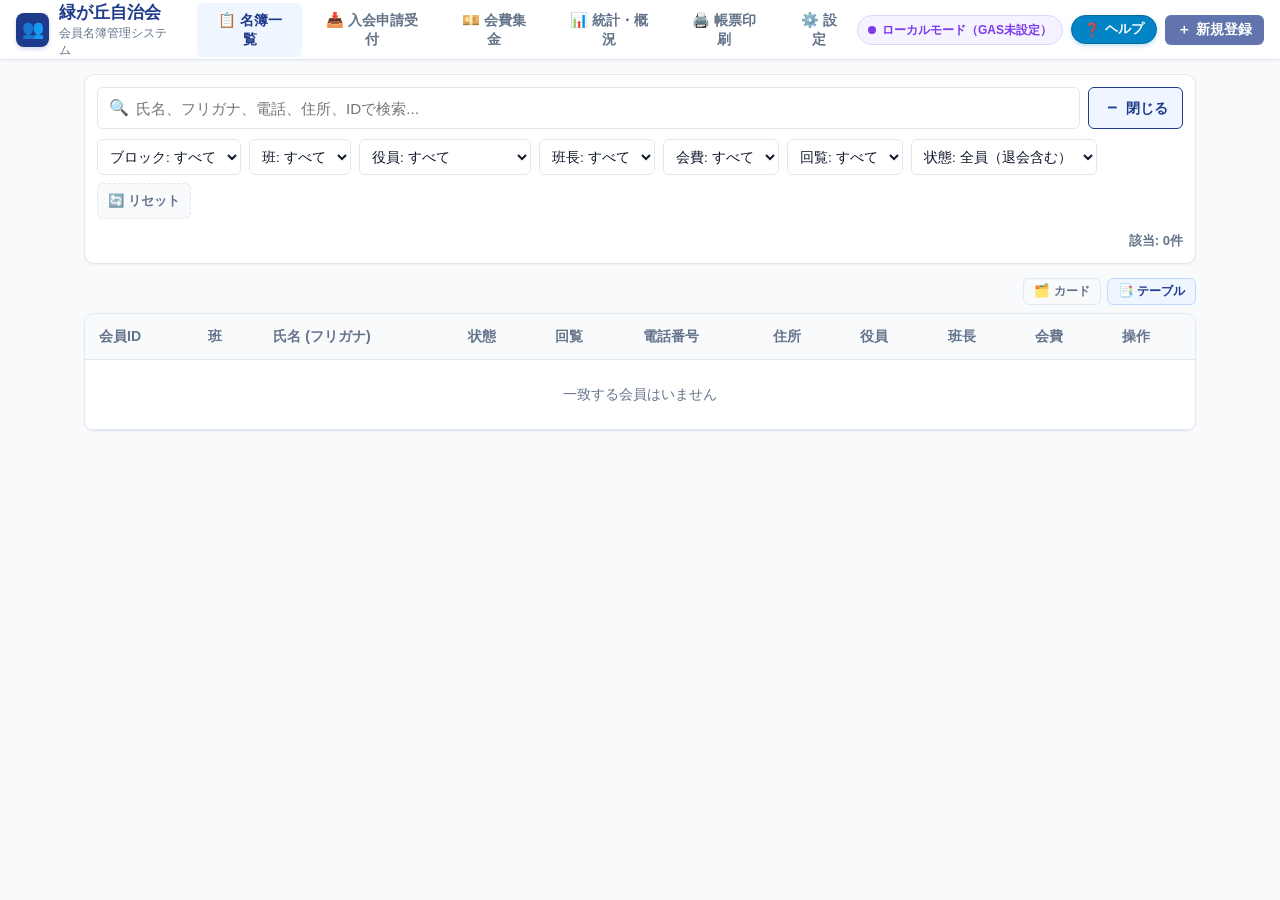
<file: index.html>
<!DOCTYPE html>
<html lang="ja">
<head>
  <meta charset="UTF-8">
  <meta name="viewport" content="width=device-width, initial-scale=1.0, maximum-scale=1.0, user-scalable=no">
  <title>自治会員名簿管理システム</title>
  <meta name="description" content="自治会・町内会の会員名簿管理、Googleスプレッドシート連携、Googleフォーム入会申請受付Webアプリ">
  <meta name="theme-color" content="#1e3a8a">
  <link rel="manifest" href="manifest.json">
  <link rel="icon" type="image/svg+xml" href="icons/icon-192.svg">
  <link rel="apple-touch-icon" href="icons/icon-192.svg">
  <link rel="stylesheet" href="css/style.css?v=20261009_4">
</head>
<body>

  <!-- =========================================================================
       ヘッダー
       ========================================================================= -->
  <header class="app-header">
    <a href="#" class="header-brand" id="header-brand-link">
      <div class="header-logo">👥</div>
      <div>
        <div class="brand-title" id="display-community-name">緑が丘自治会</div>
        <div class="brand-subtitle">会員名簿管理システム</div>
      </div>
    </a>

    <!-- PC用ナビゲーション -->
    <nav class="desktop-nav">
      <button type="button" class="nav-tab-btn active" data-tab="tab-members">📋 名簿一覧</button>
      <button type="button" class="nav-tab-btn" data-tab="tab-applications">
        📥 入会申請受付 <span class="nav-badge" id="pc-app-badge" style="display: none;">0</span>
      </button>
      <button type="button" class="nav-tab-btn" data-tab="tab-fees">💴 会費集金</button>
      <button type="button" class="nav-tab-btn" data-tab="tab-dashboard">📊 統計・概況</button>
      <button type="button" class="nav-tab-btn" data-tab="tab-reports">🖨️ 帳票印刷</button>
      <button type="button" class="nav-tab-btn" data-tab="tab-settings">⚙️ 設定</button>
      <button type="button" class="nav-tab-btn" data-tab="tab-admin" id="nav-btn-admin" style="display: none;">🛠️ システム管理</button>
    </nav>

    <!-- ヘッダー右側アクション -->
    <div class="header-actions">
      <div class="sync-indicator local" id="sync-indicator" title="クリックして手動再同期">
        <span class="sync-dot"></span>
        <span id="sync-status-text">ローカル</span>
      </div>
      <button type="button" class="auth-role-badge unauth" id="btn-auth-status" title="スプレッドシート同期後に合言葉を入力できます" style="display: none;">
        <span id="auth-role-icon">🔒</span>
        <span id="auth-role-label">未認証</span>
      </button>
      <button type="button" class="btn-header-help" id="btn-open-help" title="使い方・初期設定マニュアル">
        <span class="btn-help-icon">❓</span><span class="btn-help-text">ヘルプ</span>
      </button>
      <button type="button" class="btn-header-action" id="btn-open-add-member" title="新規会員の登録">
        <span class="btn-add-icon">＋</span><span class="btn-add-text">新規登録</span>
      </button>
    </div>
  </header>

  <!-- =========================================================================
       印刷専用ヘッダー（通常非表示、印刷時のみ展開）
       ========================================================================= -->
  <div class="print-header" id="print-header-area">
    <h1 id="print-community-title" style="font-size: 18pt; margin-bottom: 4px;">緑が丘自治会 会員名簿</h1>
    <p style="font-size: 10pt; color: #555;" id="print-date-subtitle">出力日: 2026年9月</p>
  </div>

  <!-- =========================================================================
       メインコンテンツ
       ========================================================================= -->
  <main class="main-container">

    <!-- -----------------------------------------------------------------------
         TAB 1: 会員名簿一覧
         ----------------------------------------------------------------------- -->
    <section id="tab-members" class="tab-content active">
      <!-- 検索・絞り込みフィルターカード -->
      <div class="filter-card">
        <div class="search-box-row">
          <div class="search-input-wrapper">
            <span class="search-icon">🔍</span>
            <input type="text" id="member-search-input" class="search-input" placeholder="氏名、フリガナ、電話、住所、IDで検索...">
            <button type="button" id="btn-clear-search" class="btn-clear-search" title="検索クリア">×</button>
          </div>
          <button type="button" id="btn-toggle-filters" class="btn-filter-toggle" title="ブロック・班・役職などの絞り込み条件を表示/非表示">
            <span class="filter-toggle-icon" id="toggle-filter-icon">＋</span>
            <span class="filter-toggle-text" id="toggle-filter-text">絞り込み</span>
            <span class="active-filter-badge" id="active-filter-badge" style="display: none;">0</span>
          </button>
        </div>

        <!-- 展開・折りたたみ可能な詳細条件 -->
        <div class="filter-pills-row" id="filter-pills-row" style="display: none;">
          <select id="filter-block" class="filter-select">
            <option value="all">ブロック: すべて</option>
          </select>

          <select id="filter-ban" class="filter-select">
            <option value="all">班: すべて</option>
          </select>

          <select id="filter-role" class="filter-select">
            <option value="all">役員: すべて</option>
          </select>

          <select id="filter-ban-leader" class="filter-select">
            <option value="all">班長: すべて</option>
            <option value="班長">班長のみ</option>
            <option value="なし">班長以外</option>
          </select>

          <select id="filter-fee" class="filter-select">
            <option value="all">会費: すべて</option>
            <option value="納入済">納入済</option>
            <option value="未納">未納</option>
            <option value="免除">免除</option>
          </select>

          <select id="filter-circulation" class="filter-select">
            <option value="all">回覧: すべて</option>
            <option value="LINE">回覧: LINE</option>
            <option value="紙">回覧: 紙</option>
          </select>

          <select id="filter-status" class="filter-select">
            <option value="all" selected>状態: 全員（退会含む）</option>
            <option value="現役">状態: 現役のみ</option>
            <option value="休会">状態: 休会中</option>
            <option value="転出退会">状態: 転出退会のみ</option>
          </select>

          <button type="button" id="btn-reset-filters" class="btn-reset-filters" title="絞り込み条件を初期状態に戻す">
            <span>🔄 リセット</span>
          </button>
        </div>

        <!-- フィルターサマリー・該当件数表示行 -->
        <div class="filter-meta-row">
          <div class="active-filters-summary" id="active-filters-summary"></div>
          <span class="filter-count-label" id="member-count-label">該当: 0件</span>
        </div>
      </div>

      <!-- PC用表示切り替えトグル（モバイルでは非表示） -->
      <div class="view-toggle-row" style="margin-bottom: 8px; display: flex; justify-content: flex-end; gap: 6px;">
        <button type="button" class="btn-card-action" id="btn-view-cards" title="カード表示">🗂️ カード</button>
        <button type="button" class="btn-card-action primary" id="btn-view-table" title="テーブル表示">📑 テーブル</button>
      </div>

      <!-- モバイル用カードリスト -->
      <div id="member-cards-list" class="member-cards-grid" style="display: none !important;">
        <!-- JSで動的生成 -->
      </div>

      <!-- テーブル表示 -->
      <div id="member-table-container" class="desktop-table-container" style="display: block !important;">
        <table class="roster-table">
          <thead>
            <tr>
              <th>会員ID</th>
              <th>班</th>
              <th>氏名 (フリガナ)</th>
              <th>状態</th>
              <th>回覧</th>
              <th>電話番号</th>
              <th>住所</th>
              <th>役員</th>
              <th>班長</th>
              <th>会費</th>
              <th>操作</th>
            </tr>
          </thead>
          <tbody id="member-table-body">
            <!-- JSで動的生成 -->
          </tbody>
        </table>
      </div>
    </section>

    <!-- -----------------------------------------------------------------------
         TAB 2: 入会申請受付 (Googleフォーム連携)
         ----------------------------------------------------------------------- -->
    <section id="tab-applications" class="tab-content">
      <div class="application-banner">
        <div class="app-banner-title">
          <span>📥</span> Googleフォーム入会申込の受付・承認
        </div>
        <p class="app-banner-desc">
          Googleフォームから送信された入会申請データがここに集約されます。内容を確認し、所属班を割り当てて「承認」すると、正式な会員名簿マスターに自動反映されます。
        </p>
      </div>

      <div style="display: flex; justify-content: space-between; align-items: center; margin-bottom: 12px;">
        <div style="display: flex; gap: 8px;">
          <button type="button" class="btn-card-action primary" id="btn-app-filter-pending">未処理のみ</button>
          <button type="button" class="btn-card-action" id="btn-app-filter-all">すべて表示</button>
        </div>
        <span class="filter-count-label" id="app-count-label">未処理: 0件</span>
      </div>

      <div id="applications-list" class="applications-list">
        <!-- JSで動的生成 -->
      </div>
    </section>

    <!-- -----------------------------------------------------------------------
         TAB 3: 会費集金チェックモード
         ----------------------------------------------------------------------- -->
    <section id="tab-fees" class="tab-content">
      <div class="fee-header-panel">
        <div class="fee-ban-select-row">
          <label for="fee-ban-select" style="font-weight: 700; font-size: 0.95rem;">集金対象の班:</label>
          <select id="fee-ban-select" class="filter-select" style="font-weight: 700; font-size: 1rem;">
            <!-- JSで班オプション生成 -->
          </select>
          <span style="font-size: 0.8rem; color: var(--text-muted); margin-left: auto;">ワンタップで納入切替</span>
        </div>

        <div class="fee-progress-bar-container">
          <div class="fee-progress-bar-fill" id="fee-progress-bar" style="width: 0%;"></div>
        </div>

        <div class="fee-progress-stats">
          <span id="fee-progress-text">納入率: 0%</span>
          <span id="fee-counts-text">納入済: 0 / 0 世帯</span>
        </div>
      </div>

      <div id="fee-collection-list" class="fee-collection-list">
        <!-- JSで動的生成 -->
      </div>
    </section>

    <!-- -----------------------------------------------------------------------
         TAB 4: 統計・概況ダッシュボード
         ----------------------------------------------------------------------- -->
    <section id="tab-dashboard" class="tab-content">
      <div class="dashboard-grid">
        <div class="stat-card">
          <div class="stat-title">現役世帯数</div>
          <div class="stat-value" id="dash-households">0</div>
          <div class="stat-sub">世帯</div>
        </div>
        <div class="stat-card">
          <div class="stat-title">会員総人口</div>
          <div class="stat-value" id="dash-members-count">0</div>
          <div class="stat-sub">人（世帯員含む）</div>
        </div>
        <div class="stat-card">
          <div class="stat-title">今年度会費納入率</div>
          <div class="stat-value" id="dash-fee-rate" style="color: var(--success);">0%</div>
          <div class="stat-sub" id="dash-fee-sub">0 / 0 世帯</div>
        </div>
        <div class="stat-card">
          <div class="stat-title">要支援・見守り</div>
          <div class="stat-value" id="dash-support-count" style="color: #dc2626;">0</div>
          <div class="stat-sub">世帯（防災・高齢者）</div>
        </div>
      </div>

      <div class="chart-card">
        <div class="chart-card-title">📢 回覧板・連絡方法の内訳（印刷部数の目安）</div>
        <div style="display: flex; gap: 14px; flex-wrap: wrap;">
          <div style="flex: 1; min-width: 140px; background: #f0fdf4; border: 1px solid #86efac; border-radius: var(--radius-sm); padding: 12px; text-align: center;">
            <div style="font-size: 0.8rem; font-weight: 700; color: #15803d;">📱 LINE配信</div>
            <div style="font-size: 1.6rem; font-weight: 800; color: #15803d;" id="dash-line-count">0</div>
            <div style="font-size: 0.72rem; color: #166534;" id="dash-line-ratio">0%</div>
          </div>
          <div style="flex: 1; min-width: 140px; background: #f8fafc; border: 1px solid #cbd5e1; border-radius: var(--radius-sm); padding: 12px; text-align: center;">
            <div style="font-size: 0.8rem; font-weight: 700; color: #475569;">📄 紙の回覧板</div>
            <div style="font-size: 1.6rem; font-weight: 800; color: #334155;" id="dash-paper-count">0</div>
            <div style="font-size: 0.72rem; color: #64748b;" id="dash-paper-ratio">0%</div>
          </div>
        </div>
      </div>

      <div class="chart-card">
        <div class="chart-card-title">🏘️ 班別世帯数・人口分布</div>
        <div id="ban-distribution-bars">
          <!-- JSで動的生成 -->
        </div>
      </div>

      <div class="chart-card">
        <div class="chart-card-title">🎖️ 自治会役員・委員一覧</div>
        <div id="officers-summary-list" style="display: flex; flex-direction: column; gap: 8px;">
          <!-- JSで動的生成 -->
        </div>
      </div>

      <div class="chart-card">
        <div class="chart-card-title">🚩 各班の班長一覧</div>
        <div id="ban-leaders-summary-list" style="display: flex; flex-direction: column; gap: 8px;">
          <!-- JSで動的生成 -->
        </div>
      </div>
    </section>

    <!-- -----------------------------------------------------------------------
         TAB 5: 帳票印刷 (A4縦 各種帳票出力)
         ----------------------------------------------------------------------- -->
    <section id="tab-reports" class="tab-content">
      <!-- 帳票選択・印刷コントロールパネル -->
      <div class="report-controls-card">
        <div class="report-controls-header">
          <div>
            <div class="report-controls-title">🖨️ 帳票印刷・出力</div>
            <div class="report-controls-desc">自治会会議や班長会などで配布・使用する各種帳票をプレビュー・印刷できます。</div>
          </div>
          <button type="button" class="btn-primary" id="btn-print-active-report">
            <span>🖨️</span><span>印刷する（A4縦）</span>
          </button>
        </div>

        <div class="report-controls-grid">
          <div class="form-group" style="margin-bottom: 0;">
            <label class="form-label" for="report-select-type">出力する帳票の選択</label>
            <select id="report-select-type" class="form-select">
              <option value="block_ban_leaders" selected>ブロック長、班長名簿（A4縦）</option>
              <option value="block_ban_circulation">ブロック、班別集計表（回覧確認用）（A4縦）</option>
              <option value="block_ban_circulation_compact">ブロック、班別集計表（回覧確認用）（携帯用）</option>
              <option value="roster_full" disabled>会員名簿全件一覧（準備中）</option>
              <option value="ban_distribution" disabled>班別集計表（準備中）</option>
            </select>
          </div>

          <div class="form-group" style="margin-bottom: 0;">
            <label class="form-label" for="report-param-year">対象年度（和暦）</label>
            <input type="text" id="report-param-year" class="form-input" value="令和8年度" placeholder="例: 令和8年度">
          </div>

          <div class="form-group" style="margin-bottom: 0;">
            <label class="form-label" for="report-param-date">出力基準日（和暦）</label>
            <input type="text" id="report-param-date" class="form-input" value="R8.9.20" placeholder="例: R8.9.20">
          </div>
        </div>
      </div>

      <!-- A4縦 帳票プレビューコンテナ -->
      <div class="report-preview-outer">
        <div class="report-paper-a4 portrait" id="report-paper-container">
          <!-- JSで動的レンダリング -->
        </div>
      </div>
    </section>

    <!-- -----------------------------------------------------------------------
         TAB 6: 設定（GAS連携・利用マニュアル）
         ----------------------------------------------------------------------- -->
    <section id="tab-settings" class="tab-content">
      <!-- Googleスプレッドシート・GAS連携設定 -->
      <div class="settings-section">
        <div class="settings-section-title">📊 Googleスプレッドシート連携 (GAS)</div>
        <div class="form-group">
          <label class="form-label" for="setting-gas-url">Google Apps Script Web App URL</label>
          <input type="url" id="setting-gas-url" class="form-input" placeholder="https://script.google.com/macros/s/.../exec">
          <div class="form-help">
            スプレッドシートのApps ScriptでデプロイしたWebアプリURLを入力すると、クラウドと双方向同期されます。
          </div>
        </div>
        <div style="display: flex; gap: 10px; margin-top: 10px;">
          <button type="button" class="btn-primary" id="btn-save-gas-url">保存して接続テスト</button>
          <button type="button" class="btn-secondary" id="btn-clear-gas-url">設定解除（ローカル化）</button>
        </div>

        <div class="guide-box">
          <strong>📝 スプレッドシート・GASの簡単セットアップ手順:</strong>
          <ol>
            <li>Googleスプレッドシートを作成し、「拡張機能」>「Apps Script」を開きます。</li>
            <li>本プロジェクト同梱の <code>Code.js</code> を丸ごとコピーして貼り付けます。</li>
            <li>右上の「デプロイ」>「新しいデプロイ」で「ウェブアプリ」を選択。</li>
            <li>アクセスできるユーザーを<strong>「全員」</strong>にしてデプロイ。</li>
            <li>発行されたURLを上記に入力して「保存して接続テスト」をクリックするだけで完了です！</li>
          </ol>
        </div>
      </div>

      <!-- 役員向け利用マニュアル -->
      <div class="settings-section">
        <div class="settings-section-title">📖 役員向け利用マニュアル（配布・印刷用）</div>
        <p style="font-size: 0.85rem; color: var(--text-muted); margin-bottom: 12px;">
          役員の年度交代時の引き継ぎや、新任役員への配布・説明用マニュアル（A4用紙対応）を印刷・ダウンロードできます。
        </p>
        <div style="display: flex; flex-wrap: wrap; gap: 10px;">
          <a href="manual.html" target="_blank" class="btn-primary" style="text-decoration: none; display: inline-flex; align-items: center; gap: 6px;">
            📄 画像付きマニュアル（A4印刷対応）を開く ↗
          </a>
          <button type="button" class="btn-secondary" id="btn-settings-open-help">
            ❓ 画面上ですぐにガイドを確認
          </button>
        </div>
      </div>
    </section>

    <!-- -----------------------------------------------------------------------
         TAB 7: システム管理（管理者限定）
         ----------------------------------------------------------------------- -->
    <section id="tab-admin" class="tab-content">
      <!-- 自治会基本設定 -->
      <div class="settings-section">
        <div class="settings-section-title">🏠 自治会基本設定</div>
        <div class="form-group">
          <label class="form-label" for="setting-community-name">自治会・町内会名</label>
          <div style="display: flex; gap: 8px;">
            <input type="text" id="setting-community-name" class="form-input" placeholder="例: 緑が丘自治会">
            <button type="button" class="btn-primary" id="btn-save-community-name">更新</button>
          </div>
        </div>
      </div>

      <!-- 役員合言葉（パスコード）・アクセス権限管理 -->
      <div class="settings-section" id="section-auth-settings">
        <div class="settings-section-title">🔐 役員合言葉（パスコード）・アクセス権限管理</div>
        <p style="font-size: 0.85rem; color: var(--text-muted); margin-bottom: 12px;">
          役員の年度交代時には、スプレッドシート側の合言葉を変更するだけで、旧役員の端末からのアクセスを一括遮断できます。合言葉はスプレッドシートの「システム設定」シート、または本画面（管理者権限時）から変更可能です。
        </p>

        <div style="background: #f8fafc; border: 1px solid var(--border-color); border-radius: var(--radius-sm); padding: 14px; margin-bottom: 14px;">
          <div style="display: flex; align-items: center; justify-content: space-between; margin-bottom: 8px;">
            <span style="font-size: 0.9rem; font-weight: 600; color: var(--text-color);">現在の利用権限:</span>
            <span id="settings-current-role-badge" class="auth-badge-pill admin">👑 管理者権限</span>
          </div>
          <div style="font-size: 0.82rem; color: var(--text-muted);" id="settings-role-desc">
            名簿の編集・削除・新規登録、役職やブロック設定、合言葉の変更を含む全機能が利用できます。
          </div>
        </div>

        <div class="form-grid-2">
          <div class="form-group">
            <label class="form-label" for="setting-officer-passcode">
              一般役員用合言葉（閲覧・印刷・会費チェック用）
            </label>
            <div class="input-with-button">
              <input type="password" id="setting-officer-passcode" class="form-input" placeholder="例: roster2026">
              <button type="button" class="btn-toggle-pw" data-target="setting-officer-passcode" title="表示切替">👁️</button>
            </div>
            <div class="form-help">一般役員が名簿閲覧や帳票印刷、集金チェックを行うための合言葉です。</div>
          </div>
          <div class="form-group">
            <label class="form-label" for="setting-admin-passcode">
              管理者用合言葉（フルアクセス・名簿編集用）
            </label>
            <div class="input-with-button">
              <input type="password" id="setting-admin-passcode" class="form-input" placeholder="例: admin2026">
              <button type="button" class="btn-toggle-pw" data-target="setting-admin-passcode" title="表示切替">👁️</button>
            </div>
            <div class="form-help">名簿の新規追加・編集・削除や設定変更ができる管理者専用合言葉です。</div>
          </div>
        </div>

        <div style="display: flex; flex-wrap: wrap; gap: 10px; margin-top: 10px;">
          <button type="button" class="btn-primary" id="btn-save-passcodes">💾 合言葉設定をスプレッドシートに保存</button>
          <button type="button" class="btn-secondary" id="btn-re-auth">🔑 別の合言葉で再認証する</button>
          <button type="button" class="btn-secondary" id="btn-settings-logout" style="color: var(--danger); border-color: #fecaca; background: #fff5f5;">🔓 ログアウト（未認証に戻す）</button>
        </div>
      </div>

      <!-- ブロック・班の管理設定 -->
      <div class="settings-section">
        <div class="settings-section-title">🏘️ ブロック・班の編成設定</div>
        <p style="font-size: 0.85rem; color: var(--text-muted); margin-bottom: 12px;">
          自治会内のブロック（1ブロック〜5ブロック等）と所属する班を自由に設定・変更できます。スプレッドシート連携時は自動的に「システム設定」シートに保存され、どの端末からアクセスしても同じ編成が共有されます。
        </p>

        <div id="block-settings-container" class="block-settings-grid">
          <!-- JSで動的生成 -->
        </div>

        <div style="display: flex; flex-wrap: wrap; gap: 10px; margin-top: 14px; align-items: center;">
          <button type="button" class="btn-secondary" id="btn-add-block">＋ 新しいブロックを追加</button>
          <button type="button" class="btn-primary" id="btn-save-blocks" style="margin-left: auto;">💾 ブロック・班設定を保存</button>
          <button type="button" class="btn-secondary" id="btn-reset-blocks">デフォルト編成に戻す</button>
        </div>
      </div>

      <!-- 班別 回覧配布設定（回覧板・配布物部数） -->
      <div class="settings-section" id="section-circulation-settings">
        <div class="settings-section-title">📰 班別 回覧配布設定（回覧板・配布物部数）</div>
        <p style="font-size: 0.85rem; color: var(--text-muted); margin-bottom: 12px;">
          各班の「通常時回覧板配布（部数）」「全世帯回覧時配布（部数）」を設定・管理できます。スプレッドシート連携時は自動保存・同期され、回覧板の仕分けや配布業務に活用できます。
        </p>

        <div style="overflow-x: auto; margin-bottom: 12px;">
          <div id="circulation-settings-container">
            <!-- JSで動的生成 -->
          </div>
        </div>

        <div style="display: flex; flex-wrap: wrap; gap: 10px; margin-top: 14px; align-items: center;">
          <button type="button" class="btn-secondary" id="btn-autofill-circulation-config">
            🔄 名簿データから自動反映
          </button>
          <button type="button" class="btn-primary" id="btn-save-circulation-config" style="margin-left: auto;">
            💾 回覧配布設定を保存
          </button>
        </div>
      </div>

      <!-- 役職・係のマスタ設定 -->
      <div class="settings-section">
        <div class="settings-section-title">🎖️ 役員のマスタ設定</div>
        <p style="font-size: 0.85rem; color: var(--text-muted); margin-bottom: 12px;">
          自治会内の役員（会長、副会長、会計、書記、各種専門委員、顧問など）の選択肢を自由に追加・削除・編集できます（※「班長」は専用項目で管理されます）。スプレッドシート連携時は自動的に「システム設定」シートに保存され、どの端末からアクセスしても同じ役員一覧が共有されます。
        </p>

        <div class="role-settings-card">
          <div id="role-chips-container" class="role-chips-container">
            <!-- JSで動的生成 -->
          </div>

          <div class="role-add-row" style="margin-top: 12px;">
            <input type="text" id="input-add-role" class="input-add-role" placeholder="新しい役員名 (例: 防犯交通部長、文化体育部長)">
            <button type="button" class="btn-add-role" id="btn-add-role">＋ 役員を追加</button>
          </div>
        </div>

        <div style="display: flex; flex-wrap: wrap; gap: 10px; margin-top: 14px; align-items: center;">
          <button type="button" class="btn-primary" id="btn-save-roles" style="margin-left: auto;">💾 役員設定を保存</button>
          <button type="button" class="btn-secondary" id="btn-reset-roles">デフォルト役員に戻す</button>
        </div>
      </div>

      <!-- Googleフォーム連携について -->
      <div class="settings-section">
        <div class="settings-section-title">📋 Googleフォーム連携ガイド</div>
        <p style="font-size: 0.85rem; color: var(--text-muted); margin-bottom: 8px;">
          入会申込用Googleフォームを作成し、回答先を上記スプレッドシートの「入会申込_フォーム連携」シートに設定することで、住民がスマホから送信した申込がアプリの「入会申請受付」タブに自動到着します。
        </p>
        <div class="guide-box">
          <strong>推奨するGoogleフォームの設問例:</strong>
          <ul style="padding-left: 20px; margin-top: 4px;">
            <li>氏名（必須） / フリガナ（必須）</li>
            <li>電話番号（必須） / メールアドレス</li>
            <li>住所（番地・建物名・部屋番号）（必須）</li>
            <li>世帯人数（同居のご家族の人数）</li>
            <li>ご家族構成・続柄・年代</li>
            <li>希望の班または近隣の目印</li>
            <li>その他ご要望・防災時の配慮希望など</li>
          </ul>
        </div>
      </div>

      <!-- データ管理・印刷 -->
      <div class="settings-section">
        <div class="settings-section-title">📄 データ出力・印刷</div>
        <div style="display: flex; flex-wrap: wrap; gap: 10px;">
          <button type="button" class="btn-secondary" id="btn-print-roster">🖨️ 名簿のA4印刷プレビュー</button>
          <button type="button" class="btn-secondary" id="btn-export-csv">💾 CSVエクスポート</button>
          <label class="btn-secondary" style="cursor: pointer; display: inline-flex; align-items: center;">
            📥 CSVインポート
            <input type="file" id="input-import-csv" accept=".csv" style="display: none;">
          </label>
          <button type="button" class="btn-danger" id="btn-reset-sample" style="margin-left: auto;">初期サンプルに戻す</button>
        </div>
      </div>
    </section>

  </main>

  <!-- =========================================================================
       モバイル用ボトムナビゲーションバー
       ========================================================================= -->
  <nav class="bottom-nav">
    <button type="button" class="bottom-nav-item active" data-tab="tab-members">
      <div class="bottom-nav-icon">📋</div>
      <div>名簿</div>
    </button>
    <button type="button" class="bottom-nav-item" data-tab="tab-applications">
      <div class="bottom-nav-icon">📥</div>
      <div>申請</div>
      <span class="nav-badge" id="mobile-app-badge" style="display: none;">0</span>
    </button>
    <button type="button" class="bottom-nav-item" data-tab="tab-fees">
      <div class="bottom-nav-icon">💴</div>
      <div>会費</div>
    </button>
    <button type="button" class="bottom-nav-item" data-tab="tab-dashboard">
      <div class="bottom-nav-icon">📊</div>
      <div>概況</div>
    </button>
    <button type="button" class="bottom-nav-item" data-tab="tab-reports">
      <div class="bottom-nav-icon">🖨️</div>
      <div>帳票</div>
    </button>
    <button type="button" class="bottom-nav-item" data-tab="tab-settings">
      <div class="bottom-nav-icon">⚙️</div>
      <div>設定</div>
    </button>
    <button type="button" class="bottom-nav-item" data-tab="tab-admin" id="mobile-nav-admin" style="display: none;">
      <div class="bottom-nav-icon">🛠️</div>
      <div>管理</div>
    </button>
  </nav>

  <!-- =========================================================================
       モーダル: 会員詳細・登録・編集
       ========================================================================= -->
  <div class="modal-backdrop" id="modal-member">
    <div class="modal-dialog">
      <div class="modal-header">
        <div class="modal-title" id="modal-member-title">会員情報の詳細・編集</div>
        <button type="button" class="btn-modal-close" id="btn-close-member-modal">×</button>
      </div>
      <div class="modal-body">
        <form id="form-member">
          <input type="hidden" id="edit-member-is-new" value="false">

          <div class="form-grid-2">
            <div class="form-group">
              <label class="form-label" for="m-id">会員ID</label>
              <input type="text" id="m-id" class="form-input" readonly style="background: #f1f5f9;">
            </div>
            <div class="form-group">
              <label class="form-label" for="m-ban">所属班 <span style="color: var(--danger);">*</span></label>
              <select id="m-ban" class="form-select" required>
                <!-- JSでオプション動的追加 -->
              </select>
            </div>
          </div>

          <div class="form-grid-2">
            <div class="form-group">
              <label class="form-label" for="m-name">氏名（世帯主） <span style="color: var(--danger);">*</span></label>
              <input type="text" id="m-name" class="form-input" required placeholder="例: 山田 太郎">
            </div>
            <div class="form-group">
              <label class="form-label" for="m-kana">フリガナ</label>
              <input type="text" id="m-kana" class="form-input" placeholder="例: ヤマダ タロウ">
            </div>
          </div>

          <div class="form-grid-2">
            <div class="form-group">
              <label class="form-label" for="m-phone">電話番号1（主） <span style="color: var(--danger);">*</span></label>
              <input type="tel" id="m-phone" class="form-input" required placeholder="例: 090-1234-5678">
            </div>
            <div class="form-group">
              <label class="form-label" for="m-phone2">電話番号2（自宅・予備等）</label>
              <input type="tel" id="m-phone2" class="form-input" placeholder="例: 03-1234-5678 または 携帯">
            </div>
          </div>

          <div class="form-group">
            <label class="form-label" for="m-email">メールアドレス</label>
            <input type="email" id="m-email" class="form-input" placeholder="例: sample@example.com">
          </div>

          <div class="form-group">
            <label class="form-label" for="m-address">住所（番地・建物名・部屋番号） <span style="color: var(--danger);">*</span></label>
            <input type="text" id="m-address" class="form-input" required placeholder="例: 1丁目12-3 パークハイツ101">
          </div>

          <div class="form-grid-2">
            <div class="form-group">
              <label class="form-label" for="m-circulation">回覧方法 <span style="color: var(--danger);">*</span></label>
              <select id="m-circulation" class="form-select" required>
                <option value="紙">紙（紙の回覧板）</option>
                <option value="LINE">LINE（LINE配信）</option>
              </select>
            </div>
            <div class="form-group">
              <label class="form-label" for="m-role">役員</label>
              <select id="m-role" class="form-select">
                <!-- JSでオプション動的追加 -->
              </select>
            </div>
          </div>

          <div class="form-grid-2">
            <div class="form-group">
              <label class="form-label" for="m-ban-leader">班長</label>
              <select id="m-ban-leader" class="form-select">
                <option value="なし">なし</option>
                <option value="班長">班長</option>
              </select>
            </div>
            <div class="form-group">
              <label class="form-label" for="m-fee-status">会費納入状況</label>
              <select id="m-fee-status" class="form-select">
                <option value="納入済">納入済</option>
                <option value="未納">未納</option>
                <option value="免除">免除</option>
              </select>
            </div>
          </div>

          <div class="form-grid-2">
            <div class="form-group">
              <label class="form-label" for="m-status">会員状態</label>
              <select id="m-status" class="form-select">
                <option value="現役">現役</option>
                <option value="休会">休会</option>
                <option value="転出退会">転出退会</option>
              </select>
            </div>
            <div class="form-group">
              <label class="form-label" for="m-join-date">加入年月日</label>
              <input type="date" id="m-join-date" class="form-input">
            </div>
          </div>

          <div class="form-group">
            <label class="form-label" for="m-notes">備考・連絡事項</label>
            <textarea id="m-notes" class="form-textarea" rows="3" placeholder="集金時の注意事項、連絡事項など"></textarea>
          </div>
        </form>
      </div>
      <div class="modal-footer">
        <button type="button" class="btn-danger" id="btn-delete-member" style="margin-right: auto;">退会・削除</button>
        <button type="button" class="btn-secondary" id="btn-cancel-member-modal">キャンセル</button>
        <button type="button" class="btn-primary" id="btn-save-member">保存する</button>
      </div>
    </div>
  </div>

  <!-- =========================================================================
       モーダル: 入会申請の承認＆班割り当て
       ========================================================================= -->
  <div class="modal-backdrop" id="modal-approve">
    <div class="modal-dialog">
      <div class="modal-header">
        <div class="modal-title">入会申請の承認と名簿本登録</div>
        <button type="button" class="btn-modal-close" id="btn-close-approve-modal">×</button>
      </div>
      <div class="modal-body">
        <input type="hidden" id="approve-app-id">

        <div style="background: #f8fafc; padding: 12px; border-radius: var(--radius-sm); margin-bottom: 14px; font-size: 0.88rem;">
          <div><strong id="approve-applicant-name"></strong> 様 からの申請</div>
          <div style="color: var(--text-muted);" id="approve-applicant-address"></div>
          <div style="color: var(--text-muted);" id="approve-applicant-phone"></div>
          <div style="margin-top: 6px; font-size: 0.82rem; color: #1e3a8a;" id="approve-applicant-preferred"></div>
        </div>

        <div class="form-grid-2">
          <div class="form-group">
            <label class="form-label" for="approve-new-id">付与する会員ID</label>
            <input type="text" id="approve-new-id" class="form-input" readonly style="background: #f1f5f9;">
          </div>
          <div class="form-group">
            <label class="form-label" for="approve-ban">割り当てる班 <span style="color: var(--danger);">*</span></label>
            <select id="approve-ban" class="form-select" required>
              <!-- JSで動的生成 -->
            </select>
          </div>
        </div>

        <div class="form-grid-2">
          <div class="form-group">
            <label class="form-label" for="approve-name">氏名（世帯主） <span style="color: var(--danger);">*</span></label>
            <input type="text" id="approve-name" class="form-input" required placeholder="例: 山田 太郎">
          </div>
          <div class="form-group">
            <label class="form-label" for="approve-kana">フリガナ</label>
            <input type="text" id="approve-kana" class="form-input" placeholder="例: ヤマダ タロウ">
          </div>
        </div>

        <div class="form-grid-2">
          <div class="form-group">
            <label class="form-label" for="approve-phone">電話番号1（主） <span style="color: var(--danger);">*</span></label>
            <input type="tel" id="approve-phone" class="form-input" required placeholder="例: 090-1234-5678">
          </div>
          <div class="form-group">
            <label class="form-label" for="approve-phone2">電話番号2（自宅・予備等）</label>
            <input type="tel" id="approve-phone2" class="form-input" placeholder="例: 03-1234-5678 または 携帯">
          </div>
        </div>

        <div class="form-group">
          <label class="form-label" for="approve-email">メールアドレス</label>
          <input type="email" id="approve-email" class="form-input" placeholder="例: sample@example.com">
        </div>

        <div class="form-group">
          <label class="form-label" for="approve-address">住所（番地・建物名・部屋番号） <span style="color: var(--danger);">*</span></label>
          <input type="text" id="approve-address" class="form-input" required placeholder="例: 1丁目12-3 パークハイツ101">
        </div>

        <div class="form-grid-2">
          <div class="form-group">
            <label class="form-label" for="approve-circulation">回覧方法 <span style="color: var(--danger);">*</span></label>
            <select id="approve-circulation" class="form-select" required>
              <option value="紙">紙（紙の回覧板）</option>
              <option value="LINE">LINE（LINE配信）</option>
            </select>
          </div>
          <div class="form-group">
            <label class="form-label" for="approve-role">初期役員</label>
            <select id="approve-role" class="form-select">
              <!-- JSで動的生成 -->
            </select>
          </div>
        </div>

        <div class="form-grid-2">
          <div class="form-group">
            <label class="form-label" for="approve-ban-leader">班長</label>
            <select id="approve-ban-leader" class="form-select">
              <option value="なし">なし</option>
              <option value="班長">班長</option>
            </select>
          </div>
          <div class="form-group">
            <label class="form-label" for="approve-fee">初年度会費状況</label>
            <select id="approve-fee" class="form-select">
              <option value="納入済">納入済</option>
              <option value="未納">未納</option>
              <option value="免除">免除</option>
            </select>
          </div>
        </div>

        <div class="form-grid-2">
          <div class="form-group">
            <label class="form-label" for="approve-status">会員状態</label>
            <select id="approve-status" class="form-select">
              <option value="現役">現役</option>
              <option value="休会">休会</option>
              <option value="転出退会">転出退会</option>
            </select>
          </div>
          <div class="form-group">
            <label class="form-label" for="approve-join-date">加入年月日</label>
            <input type="date" id="approve-join-date" class="form-input">
          </div>
        </div>

        <div class="form-group">
          <label class="form-label" for="approve-notes">備考・連絡事項</label>
          <textarea id="approve-notes" class="form-textarea" rows="2" placeholder="Googleフォームより入会"></textarea>
        </div>
      </div>
      <div class="modal-footer">
        <button type="button" class="btn-secondary" id="btn-cancel-approve">キャンセル</button>
        <button type="button" class="btn-primary" id="btn-confirm-approve" style="background: var(--success);">
          ✅ 承認して名簿に追加
        </button>
      </div>
    </div>
  </div>

  <!-- =========================================================================
       モーダル: 役員認証（合言葉・パスコード入力）
       ========================================================================= -->
  <div class="modal-backdrop" id="modal-auth" style="z-index: 2000;">
    <div class="modal-dialog auth-dialog" style="max-width: 420px;">
      <div class="modal-header auth-modal-header" style="justify-content: center; position: relative;">
        <div class="modal-title" style="display: flex; align-items: center; gap: 8px;">
          <span style="font-size: 1.4rem;">🔒</span>
          <span>役員認証（合言葉）</span>
        </div>
        <button type="button" class="btn-modal-close" id="btn-close-auth-modal" style="position: absolute; right: 16px;" title="閉じる">×</button>
      </div>
      <div class="modal-body" style="padding: 24px 20px;">
        <div style="text-align: center; margin-bottom: 20px;">
          <div style="width: 56px; height: 56px; background: #eff6ff; border-radius: 50%; display: flex; align-items: center; justify-content: center; font-size: 1.8rem; margin: 0 auto 12px; color: var(--primary);">
            🔑
          </div>
          <p style="font-size: 0.9rem; color: var(--text-color); margin-bottom: 6px; font-weight: 600;">
            自治会員名簿の閲覧・管理
          </p>
          <p style="font-size: 0.82rem; color: var(--text-muted); line-height: 1.5;">
            個人情報保護のため、役員に配布された<strong>合言葉（パスコード）</strong>を入力してください。
          </p>
        </div>

        <form id="form-auth" onsubmit="return false;">
          <div class="form-group" style="margin-bottom: 16px;">
            <label class="form-label" for="auth-input-passcode" style="font-size: 0.85rem; font-weight: 600;">
              合言葉（パスコード）
            </label>
            <div class="input-with-button">
              <input type="password" id="auth-input-passcode" class="form-input" placeholder="合言葉を入力..." autocomplete="current-password" required style="font-size: 1rem; padding: 10px 14px;">
              <button type="button" class="btn-toggle-pw" data-target="auth-input-passcode" title="表示切替">👁️</button>
            </div>
            <div id="auth-error-msg" class="auth-error-msg" style="display: none;"></div>
          </div>

          <button type="submit" class="btn-primary" id="btn-submit-auth" style="width: 100%; padding: 12px; font-size: 1rem; font-weight: 600; display: flex; align-items: center; justify-content: center; gap: 8px;">
            <span id="auth-btn-spinner" class="spinner" style="display: none; width: 18px; height: 18px; border-width: 2px;"></span>
            <span id="auth-btn-text">認証して名簿を開く</span>
          </button>

          <button type="button" class="btn-secondary" id="btn-cancel-auth" style="width: 100%; margin-top: 8px; padding: 10px; font-size: 0.88rem; color: var(--text-muted); background: #f8fafc; border-color: var(--border-color); display: flex; align-items: center; justify-content: center; gap: 6px;">
            <span>↩️</span> パスワードを入力せずに元の画面に戻る
          </button>
        </form>

        <div id="auth-logout-area" style="margin-top: 14px; text-align: center; display: none;">
          <button type="button" class="btn-secondary" id="btn-modal-logout" style="width: 100%; color: var(--danger); font-size: 0.85rem; padding: 8px 14px; border-color: #fecaca; background: #fff5f5; display: inline-flex; align-items: center; justify-content: center; gap: 6px;">
            <span>🔓</span> ログアウト（認証を解除して未認証に戻す）
          </button>
        </div>

        <div style="margin-top: 18px; padding-top: 14px; border-top: 1px dashed var(--border-color); font-size: 0.78rem; color: var(--text-muted); line-height: 1.4;">
          💡 <strong>権限について:</strong><br>
          ・「一般役員用合言葉」: 名簿の閲覧・集金チェック・印刷が可能です。<br>
          ・「管理者用合言葉」: 名簿の登録・編集・削除や各種設定が可能です。
        </div>
      </div>
    </div>
  </div>

  <!-- =========================================================================
       モーダル: 使い方・初期設定ヘルプ
       ========================================================================= -->
  <div class="modal-backdrop" id="modal-help" style="z-index: 1500;">
    <div class="modal-dialog help-dialog" style="max-width: 780px; max-height: 90vh; display: flex; flex-direction: column;">
      <div class="modal-header">
        <div class="modal-title" style="display: flex; align-items: center; gap: 8px;">
          <span>📖</span>
          <span>使い方・初期設定ガイド</span>
        </div>
        <div style="display: flex; align-items: center; gap: 10px;">
          <a href="manual.html" target="_blank" class="btn-secondary" style="font-size: 0.8rem; padding: 4px 10px; text-decoration: none;" title="A4印刷用マニュアルを別タブで開く">
            🖨️ 印刷用マニュアルを開く
          </a>
          <button type="button" class="btn-modal-close" id="btn-close-help-modal">×</button>
        </div>
      </div>
      <div class="modal-body" style="overflow-y: auto; padding: 20px;">
        
        <!-- STEP 1: スプレッドシート連携（役員全員の手順） -->
        <div style="margin-bottom: 24px;">
          <h3 style="color: var(--primary); font-size: 1.05rem; margin-bottom: 8px; display: flex; align-items: center; gap: 6px;">
            <span style="background: var(--primary); color: #fff; font-size: 0.75rem; padding: 2px 6px; border-radius: 4px;">STEP 1</span>
            <span>Googleスプレッドシートとの初回連携（役員全員の手順）</span>
          </h3>
          <p style="font-size: 0.85rem; color: var(--text-color); margin-bottom: 8px;">
            自治会スプレッドシートの名簿データを手元の端末に読み込むため、初回に1回だけ連携URLの設定を行います。<br>
            <strong>上部メニューの「⚙️ 設定」タブを開き、「Google Apps Script Web App URL」を入力し「保存して接続テスト」をクリックしてください。</strong>
          </p>
          <img src="images/manual_gas_setup.jpg" alt="スプレッドシート連携手順（設定タブを開きURL入力）" style="width: 100%; max-height: 320px; object-fit: contain; border-radius: 6px; border: 1px solid var(--border-color); background: #f8fafc; margin-bottom: 8px;">
          <ol style="font-size: 0.84rem; padding-left: 20px; line-height: 1.6; color: var(--text-color);">
            <li>管理者から共有された<strong>「Google Apps Script Web App URL」</strong>をコピーします。</li>
            <li>名簿アプリの <strong>「⚙️ 設定」</strong> タブを開きます。</li>
            <li>最上部の「Google Apps Script Web App URL」枠に貼り付け、<strong>「保存して接続テスト」</strong> をクリックします。</li>
            <li>右上が<strong>「接続成功 / 同期完了」</strong>になれば連携完了です！<strong>画面右上に【🔒 未認証】ボタンが表示されます。</strong></li>
          </ol>
        </div>

        <!-- STEP 2: 役員合言葉 -->
        <div style="margin-bottom: 16px;">
          <h3 style="color: var(--primary); font-size: 1.05rem; margin-bottom: 8px; display: flex; align-items: center; gap: 6px;">
            <span style="background: var(--primary); color: #fff; font-size: 0.75rem; padding: 2px 6px; border-radius: 4px;">STEP 2</span>
            <span>「🔒 役員合言葉（パスコード）」の入力と画面起動</span>
          </h3>
          <p style="font-size: 0.85rem; color: var(--text-color); margin-bottom: 8px;">
            スプレッドシートの同期が完了すると、画面右上に<strong>【🔒 未認証】</strong>ボタンが表示されます。クリックして役員合言葉を入力してください。
          </p>
          <img src="images/manual_auth_screen.jpg" alt="画面右上「🔒 未認証」ボタンから合言葉入力画面を開く手順（左右並び）" style="width: 100%; max-height: 320px; object-fit: contain; border-radius: 6px; border: 1px solid var(--border-color); background: #f8fafc; margin-bottom: 8px;">
          <div style="font-size: 0.82rem; background: #eff6ff; padding: 10px; border-radius: 6px; border-left: 4px solid var(--primary);">
            ・<strong>👤 一般役員合言葉（初期値: roster2026）:</strong> 名簿閲覧、集金チェック、帳票印刷のみ可能（編集不可の安全モード）。<br>
            ・<strong>👑 管理者合言葉（初期値: admin2026）:</strong> 名簿の新規追加・編集・削除、役職・合言葉の設定変更が可能です。<br>
            ※認証完了後、いつでも右上のバッジ（👑/👤）からログアウト（未認証に戻す）が可能です。
          </div>
        </div>

      </div>
      <div class="modal-footer" style="justify-content: space-between;">
        <a href="manual.html" target="_blank" class="btn-secondary" style="text-decoration: none;">
          📄 全体マニュアル・A4印刷ページを開く ↗
        </a>
        <button type="button" class="btn-primary" id="btn-done-help">閉じる</button>
      </div>
    </div>
  </div>

  <!-- トースト通知コンテナ -->
  <div class="toast-container" id="toast-container"></div>

  <!-- スクリプト群 -->
  <script src="js/data.js?v=20261009_4"></script>
  <script src="js/api.js?v=20261009_4"></script>
  <script src="js/app.js?v=20261009_4"></script>
</body>
</html>
</file>
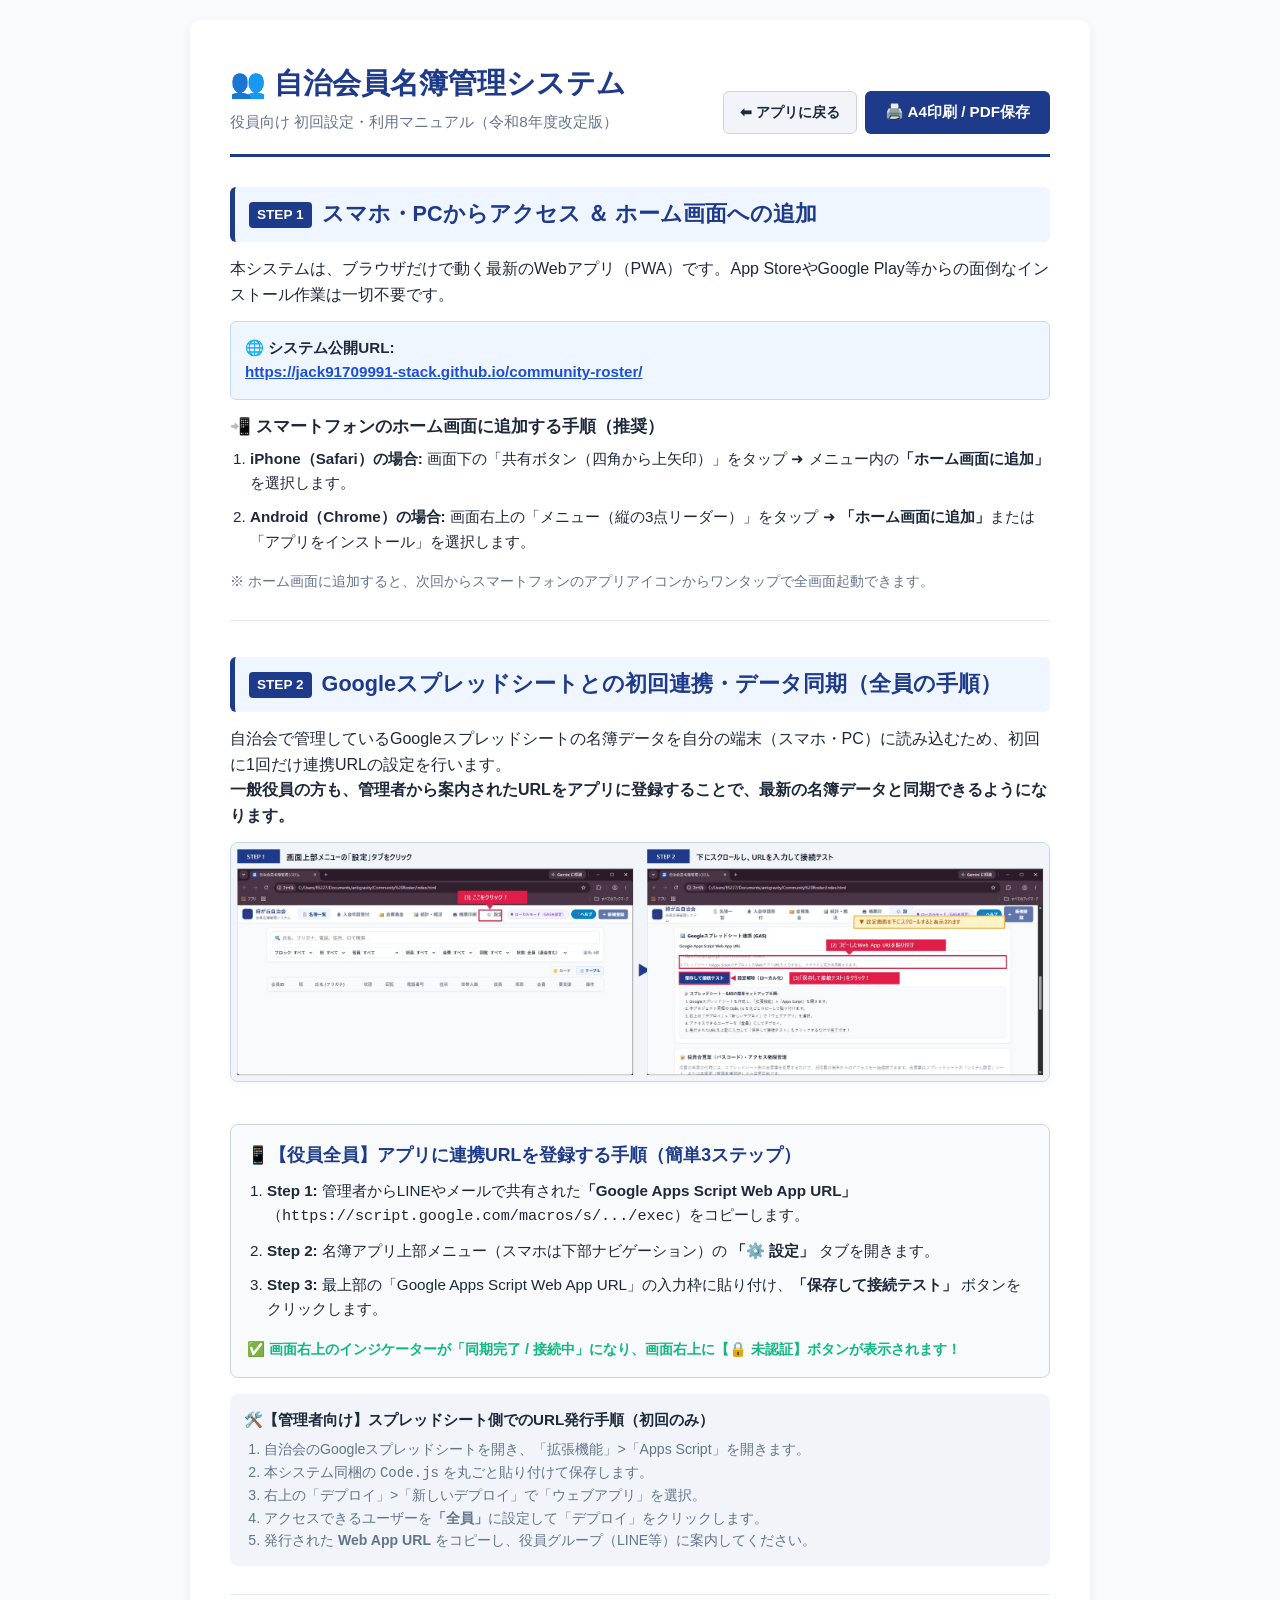
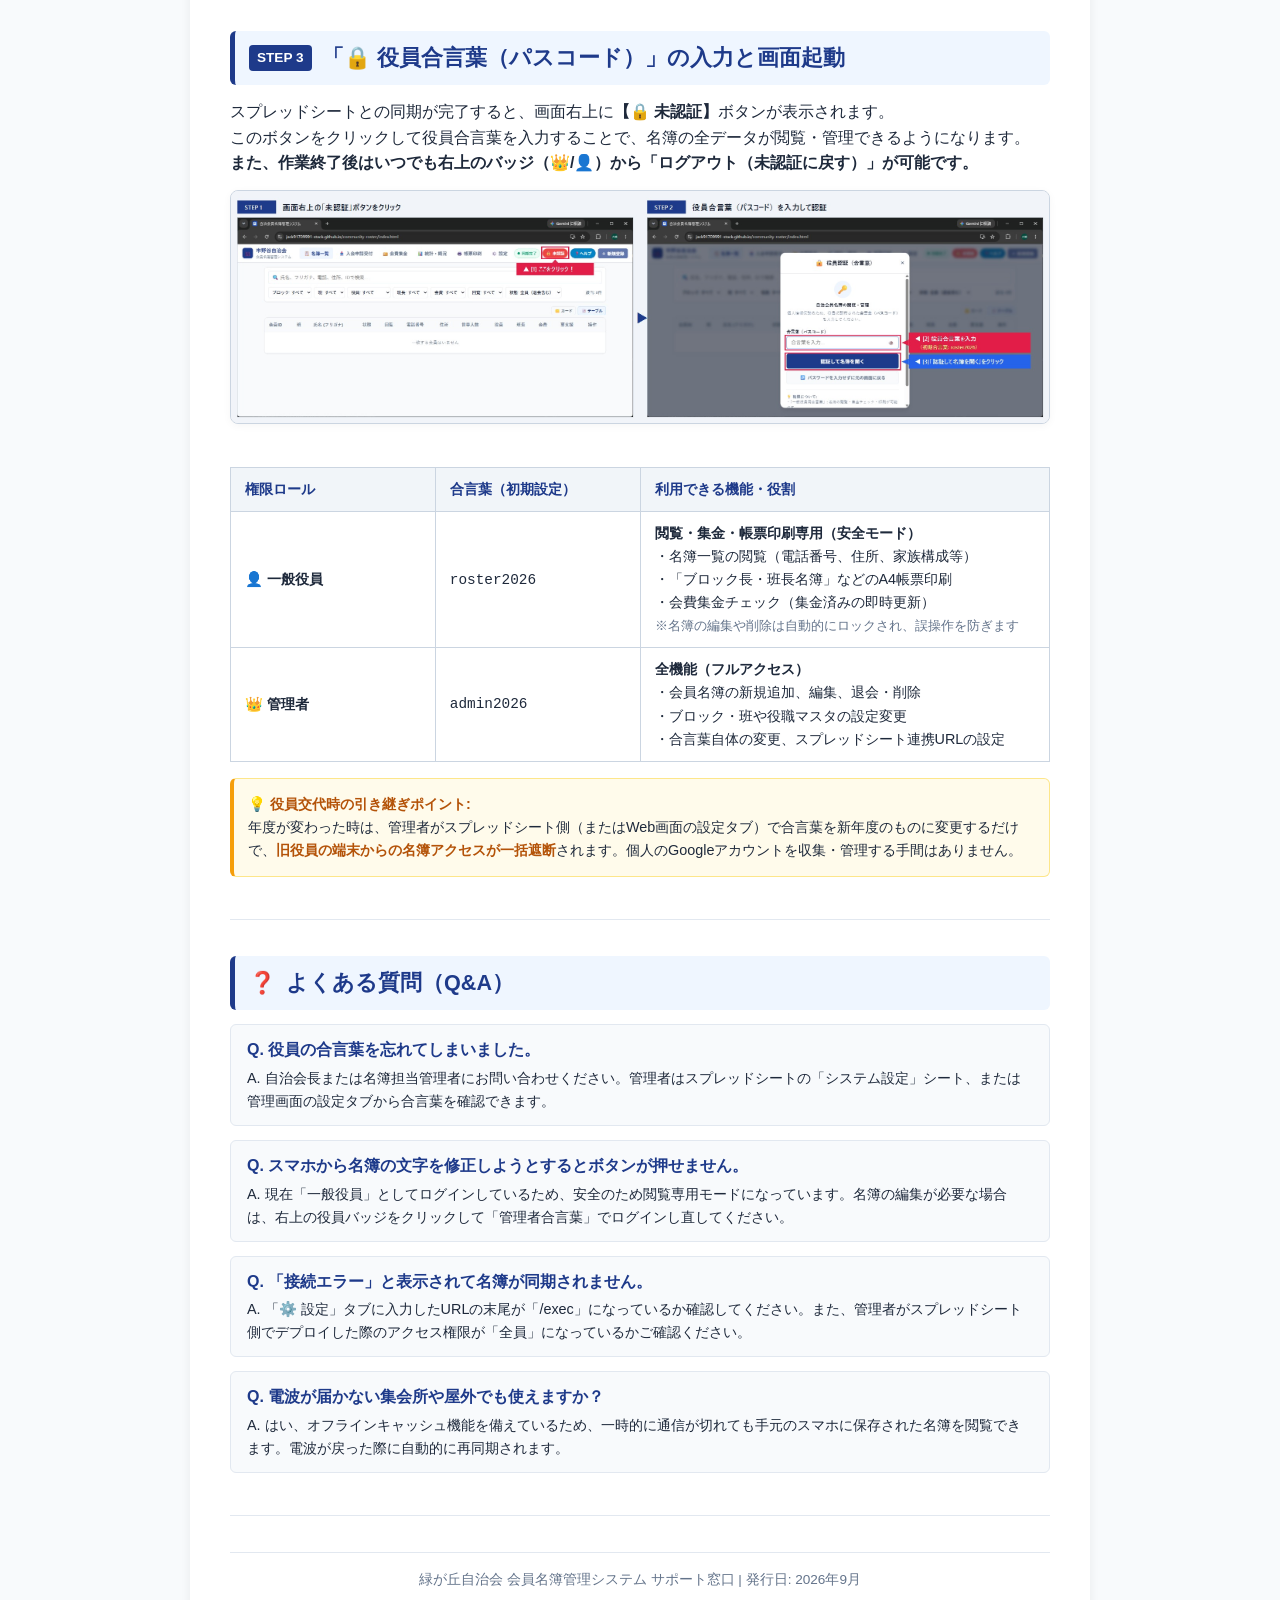
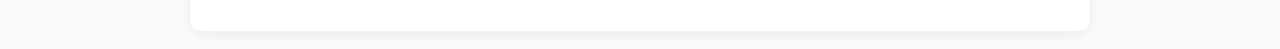
<file: manual.html>
<!DOCTYPE html>
<html lang="ja">
<head>
  <meta charset="UTF-8">
  <meta name="viewport" content="width=device-width, initial-scale=1.0">
  <title>自治会員名簿管理システム 初回設定・利用マニュアル</title>
  <style>
    :root {
      --primary: #1e3a8a;
      --primary-light: #eff6ff;
      --secondary: #0284c7;
      --accent: #10b981;
      --text: #1e293b;
      --text-muted: #64748b;
      --border: #cbd5e1;
      --bg: #f8fafc;
      --card-bg: #ffffff;
    }
    * {
      box-sizing: border-box;
      margin: 0;
      padding: 0;
    }
    body {
      font-family: -apple-system, BlinkMacSystemFont, "Segoe UI", Roboto, "Hiragino Kaku Gothic ProN", "Yu Gothic", sans-serif;
      color: var(--text);
      background-color: var(--bg);
      line-height: 1.6;
      padding: 20px;
    }
    .manual-container {
      max-width: 900px;
      margin: 0 auto;
      background: var(--card-bg);
      padding: 40px;
      border-radius: 12px;
      box-shadow: 0 4px 12px rgba(0,0,0,0.06);
    }
    header.manual-header {
      border-bottom: 3px solid var(--primary);
      padding-bottom: 20px;
      margin-bottom: 30px;
      display: flex;
      justify-content: space-between;
      align-items: flex-end;
      flex-wrap: wrap;
      gap: 16px;
    }
    .manual-title {
      font-size: 1.8rem;
      font-weight: 800;
      color: var(--primary);
      display: flex;
      align-items: center;
      gap: 10px;
    }
    .manual-subtitle {
      font-size: 0.95rem;
      color: var(--text-muted);
      margin-top: 4px;
    }
    .btn-print {
      background: var(--primary);
      color: #fff;
      border: none;
      padding: 10px 20px;
      font-size: 0.95rem;
      font-weight: 700;
      border-radius: 6px;
      cursor: pointer;
      display: inline-flex;
      align-items: center;
      gap: 8px;
      transition: background 0.2s;
    }
    .btn-print:hover {
      background: #172554;
    }
    .btn-back {
      background: #f1f5f9;
      color: var(--text);
      text-decoration: none;
      border: 1px solid var(--border);
      padding: 9px 16px;
      font-size: 0.9rem;
      font-weight: 600;
      border-radius: 6px;
      display: inline-flex;
      align-items: center;
      gap: 6px;
    }
    .section-card {
      margin-bottom: 36px;
      padding-bottom: 28px;
      border-bottom: 1px solid #e2e8f0;
    }
    .section-card:last-child {
      border-bottom: none;
      margin-bottom: 0;
      padding-bottom: 0;
    }
    .section-heading {
      font-size: 1.35rem;
      font-weight: 700;
      color: var(--primary);
      display: flex;
      align-items: center;
      gap: 10px;
      margin-bottom: 14px;
      background: var(--primary-light);
      padding: 10px 14px;
      border-radius: 6px;
      border-left: 5px solid var(--primary);
    }
    .step-badge {
      background: var(--primary);
      color: #fff;
      font-size: 0.85rem;
      padding: 2px 8px;
      border-radius: 4px;
      font-weight: 700;
    }
    .guide-img {
      width: 100%;
      max-height: 420px;
      object-fit: contain;
      border-radius: 8px;
      border: 1px solid var(--border);
      margin: 14px 0 20px 0;
      background: #f8fafc;
      box-shadow: 0 2px 8px rgba(0,0,0,0.04);
    }
    .step-list {
      margin-left: 20px;
      margin-bottom: 16px;
    }
    .step-list li {
      margin-bottom: 10px;
      font-size: 0.95rem;
    }
    .table-custom {
      width: 100%;
      border-collapse: collapse;
      margin: 16px 0;
      font-size: 0.9rem;
    }
    .table-custom th, .table-custom td {
      border: 1px solid var(--border);
      padding: 10px 14px;
      text-align: left;
    }
    .table-custom th {
      background: #f1f5f9;
      font-weight: 700;
      color: var(--primary);
    }
    .alert-box {
      background: #fffbeb;
      border: 1px solid #fde68a;
      border-left: 4px solid #f59e0b;
      padding: 14px;
      border-radius: 6px;
      font-size: 0.9rem;
      margin: 14px 0;
    }
    .alert-box strong {
      color: #b45309;
    }
    .info-card-box {
      background: #f8fafc;
      border: 1px solid #cbd5e1;
      border-radius: 8px;
      padding: 16px;
      margin: 14px 0;
    }
    .faq-item {
      margin-bottom: 14px;
      background: #f8fafc;
      border: 1px solid #e2e8f0;
      border-radius: 6px;
      padding: 12px 16px;
    }
    .faq-q {
      font-weight: 700;
      color: var(--primary);
      margin-bottom: 4px;
    }
    .faq-a {
      font-size: 0.9rem;
      color: var(--text);
    }
    
    /* 印刷スタイル */
    @media print {
      body {
        background: #fff;
        padding: 0;
      }
      .manual-container {
        box-shadow: none;
        padding: 0;
        max-width: 100%;
      }
      .btn-print, .btn-back {
        display: none !important;
      }
      .section-card {
        page-break-inside: avoid;
        margin-bottom: 24px;
        padding-bottom: 20px;
      }
      .guide-img {
        max-height: 260px;
      }
    }
  </style>
</head>
<body>

  <div class="manual-container">
    <header class="manual-header">
      <div>
        <div class="manual-title">👥 自治会員名簿管理システム</div>
        <div class="manual-subtitle">役員向け 初回設定・利用マニュアル（令和8年度改定版）</div>
      </div>
      <div style="display: flex; gap: 8px;">
        <a href="index.html" class="btn-back">⬅ アプリに戻る</a>
        <button type="button" class="btn-print" onclick="window.print()">🖨️ A4印刷 / PDF保存</button>
      </div>
    </header>

    <!-- STEP 1: アクセスとホーム画面追加 -->
    <section class="section-card">
      <h2 class="section-heading">
        <span class="step-badge">STEP 1</span>
        <span>スマホ・PCからアクセス ＆ ホーム画面への追加</span>
      </h2>
      <p>本システムは、ブラウザだけで動く最新のWebアプリ（PWA）です。App StoreやGoogle Play等からの面倒なインストール作業は一切不要です。</p>
      
      <div style="background: #eff6ff; border: 1px solid #bfdbfe; padding: 14px; border-radius: 6px; margin: 14px 0; font-size: 0.95rem;">
        <strong>🌐 システム公開URL:</strong><br>
        <a href="https://jack91709991-stack.github.io/community-roster/" target="_blank" style="color: #1d4ed8; word-break: break-all; font-weight: 600;">
          https://jack91709991-stack.github.io/community-roster/
        </a>
      </div>

      <h3 style="font-size: 1.05rem; margin: 14px 0 6px 0;">📲 スマートフォンのホーム画面に追加する手順（推奨）</h3>
      <ol class="step-list">
        <li><strong>iPhone（Safari）の場合:</strong> 画面下の「共有ボタン（四角から上矢印）」をタップ ➜ メニュー内の<strong>「ホーム画面に追加」</strong>を選択します。</li>
        <li><strong>Android（Chrome）の場合:</strong> 画面右上の「メニュー（縦の3点リーダー）」をタップ ➜ <strong>「ホーム画面に追加」</strong>または「アプリをインストール」を選択します。</li>
      </ol>
      <p style="font-size: 0.88rem; color: var(--text-muted);">※ ホーム画面に追加すると、次回からスマートフォンのアプリアイコンからワンタップで全画面起動できます。</p>
    </section>

    <!-- STEP 2: スプレッドシート連携（役員全員の手順） -->
    <section class="section-card">
      <h2 class="section-heading">
        <span class="step-badge">STEP 2</span>
        <span>Googleスプレッドシートとの初回連携・データ同期（全員の手順）</span>
      </h2>
      <p>
        自治会で管理しているGoogleスプレッドシートの名簿データを自分の端末（スマホ・PC）に読み込むため、初回に1回だけ連携URLの設定を行います。<br>
        <strong>一般役員の方も、管理者から案内されたURLをアプリに登録することで、最新の名簿データと同期できるようになります。</strong>
      </p>

      <img src="images/manual_gas_setup.jpg" alt="スプレッドシート連携の手順（設定タブをクリックしてURL入力）" class="guide-img">

      <div class="info-card-box">
        <h3 style="color: var(--primary); font-size: 1.1rem; margin-bottom: 10px;">
          📱【役員全員】アプリに連携URLを登録する手順（簡単3ステップ）
        </h3>
        <ol class="step-list">
          <li><strong>Step 1:</strong> 管理者からLINEやメールで共有された<strong>「Google Apps Script Web App URL」</strong>（<code>https://script.google.com/macros/s/.../exec</code>）をコピーします。</li>
          <li><strong>Step 2:</strong> 名簿アプリ上部メニュー（スマホは下部ナビゲーション）の <strong>「⚙️ 設定」</strong> タブを開きます。</li>
          <li><strong>Step 3:</strong> 最上部の「Google Apps Script Web App URL」の入力枠に貼り付け、<strong>「保存して接続テスト」</strong> ボタンをクリックします。</li>
        </ol>
        <p style="font-size: 0.9rem; color: var(--accent); font-weight: 700;">
          ✅ 画面右上のインジケーターが「同期完了 / 接続中」になり、<strong>画面右上に【🔒 未認証】ボタンが表示されます！</strong>
        </p>
      </div>

      <div style="background: #f1f5f9; border-radius: 8px; padding: 14px; margin-top: 16px;">
        <h4 style="color: var(--text); font-size: 0.95rem; margin-bottom: 6px;">
          🛠️【管理者向け】スプレッドシート側でのURL発行手順（初回のみ）
        </h4>
        <ol style="margin-left: 20px; font-size: 0.88rem; color: var(--text-muted); line-height: 1.6;">
          <li>自治会のGoogleスプレッドシートを開き、「拡張機能」>「Apps Script」を開きます。</li>
          <li>本システム同梱の <code>Code.js</code> を丸ごと貼り付けて保存します。</li>
          <li>右上の「デプロイ」>「新しいデプロイ」で「ウェブアプリ」を選択。</li>
          <li>アクセスできるユーザーを<strong>「全員」</strong>に設定して「デプロイ」をクリックします。</li>
          <li>発行された <strong>Web App URL</strong> をコピーし、役員グループ（LINE等）に案内してください。</li>
        </ol>
      </div>
    </section>

    <!-- STEP 3: 役員合言葉の入力 -->
    <section class="section-card">
      <h2 class="section-heading">
        <span class="step-badge">STEP 3</span>
        <span>「🔒 役員合言葉（パスコード）」の入力と画面起動</span>
      </h2>
      <p>
        スプレッドシートとの同期が完了すると、画面右上に<strong>【🔒 未認証】</strong>ボタンが表示されます。<br>
        このボタンをクリックして役員合言葉を入力することで、名簿の全データが閲覧・管理できるようになります。<br>
        <strong>また、作業終了後はいつでも右上のバッジ（👑/👤）から「ログアウト（未認証に戻す）」が可能です。</strong>
      </p>

      <img src="images/manual_auth_screen.jpg" alt="画面右上「🔒 未認証」ボタンから合言葉入力画面を開く手順（左右並び）" class="guide-img">

      <table class="table-custom">
        <thead>
          <tr>
            <th style="width: 25%;">権限ロール</th>
            <th style="width: 25%;">合言葉（初期設定）</th>
            <th>利用できる機能・役割</th>
          </tr>
        </thead>
        <tbody>
          <tr>
            <td><strong>👤 一般役員</strong></td>
            <td><code>roster2026</code></td>
            <td>
              <strong>閲覧・集金・帳票印刷専用（安全モード）</strong><br>
              ・名簿一覧の閲覧（電話番号、住所、家族構成等）<br>
              ・「ブロック長・班長名簿」などのA4帳票印刷<br>
              ・会費集金チェック（集金済みの即時更新）<br>
              <span style="color: var(--text-muted); font-size: 0.82rem;">※名簿の編集や削除は自動的にロックされ、誤操作を防ぎます</span>
            </td>
          </tr>
          <tr>
            <td><strong>👑 管理者</strong></td>
            <td><code>admin2026</code></td>
            <td>
              <strong>全機能（フルアクセス）</strong><br>
              ・会員名簿の新規追加、編集、退会・削除<br>
              ・ブロック・班や役職マスタの設定変更<br>
              ・合言葉自体の変更、スプレッドシート連携URLの設定
            </td>
          </tr>
        </tbody>
      </table>

      <div class="alert-box">
        <strong>💡 役員交代時の引き継ぎポイント:</strong><br>
        年度が変わった時は、管理者がスプレッドシート側（またはWeb画面の設定タブ）で合言葉を新年度のものに変更するだけで、<strong>旧役員の端末からの名簿アクセスが一括遮断</strong>されます。個人のGoogleアカウントを収集・管理する手間はありません。
      </div>
    </section>

    <!-- STEP 4: よくある質問 -->
    <section class="section-card">
      <h2 class="section-heading">
        <span>❓</span>
        <span>よくある質問（Q&A）</span>
      </h2>

      <div class="faq-item">
        <div class="faq-q">Q. 役員の合言葉を忘れてしまいました。</div>
        <div class="faq-a">A. 自治会長または名簿担当管理者にお問い合わせください。管理者はスプレッドシートの「システム設定」シート、または管理画面の設定タブから合言葉を確認できます。</div>
      </div>

      <div class="faq-item">
        <div class="faq-q">Q. スマホから名簿の文字を修正しようとするとボタンが押せません。</div>
        <div class="faq-a">A. 現在「一般役員」としてログインしているため、安全のため閲覧専用モードになっています。名簿の編集が必要な場合は、右上の役員バッジをクリックして「管理者合言葉」でログインし直してください。</div>
      </div>

      <div class="faq-item">
        <div class="faq-q">Q. 「接続エラー」と表示されて名簿が同期されません。</div>
        <div class="faq-a">A. 「⚙️ 設定」タブに入力したURLの末尾が「/exec」になっているか確認してください。また、管理者がスプレッドシート側でデプロイした際のアクセス権限が「全員」になっているかご確認ください。</div>
      </div>

      <div class="faq-item">
        <div class="faq-q">Q. 電波が届かない集会所や屋外でも使えますか？</div>
        <div class="faq-a">A. はい、オフラインキャッシュ機能を備えているため、一時的に通信が切れても手元のスマホに保存された名簿を閲覧できます。電波が戻った際に自動的に再同期されます。</div>
      </div>
    </section>

    <footer style="text-align: center; margin-top: 30px; font-size: 0.85rem; color: var(--text-muted); border-top: 1px solid #e2e8f0; padding-top: 16px;">
      緑が丘自治会 会員名簿管理システム サポート窓口 | 発行日: 2026年9月
    </footer>
  </div>

</body>
</html>
</file>
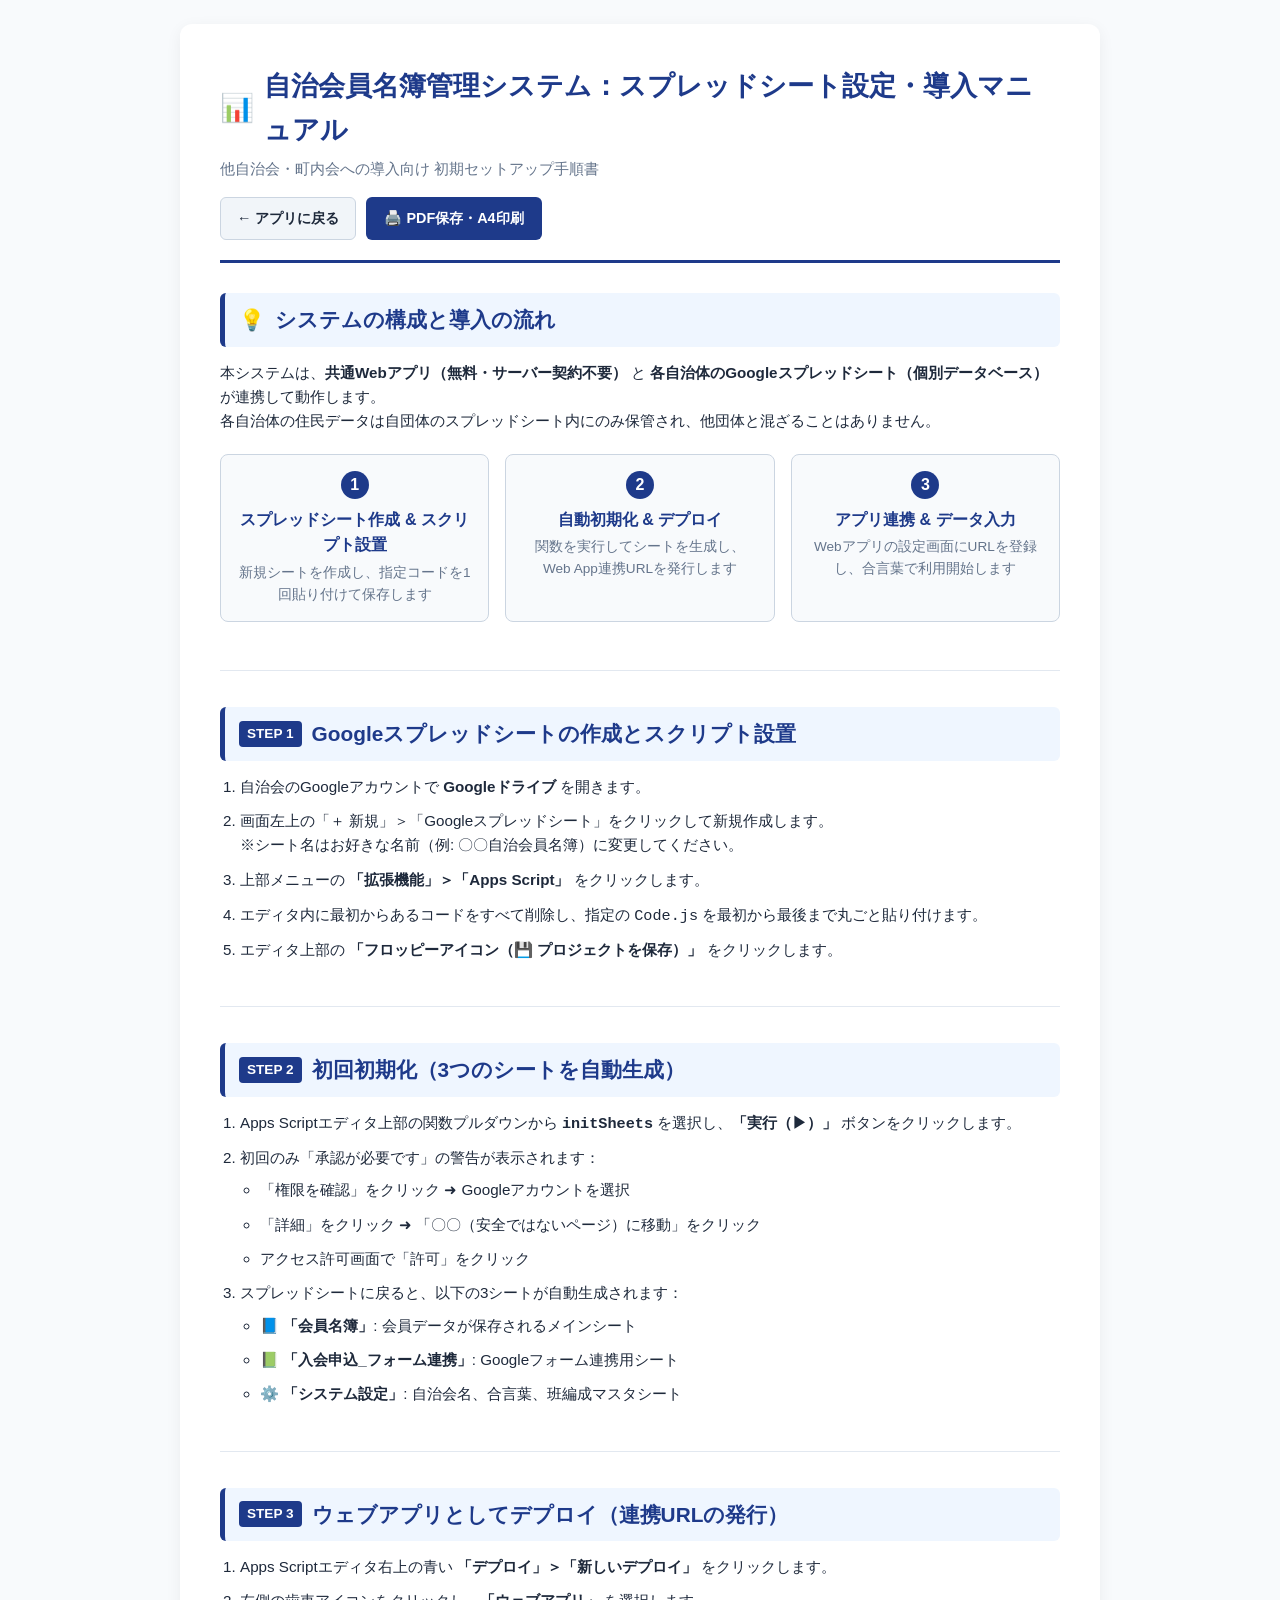
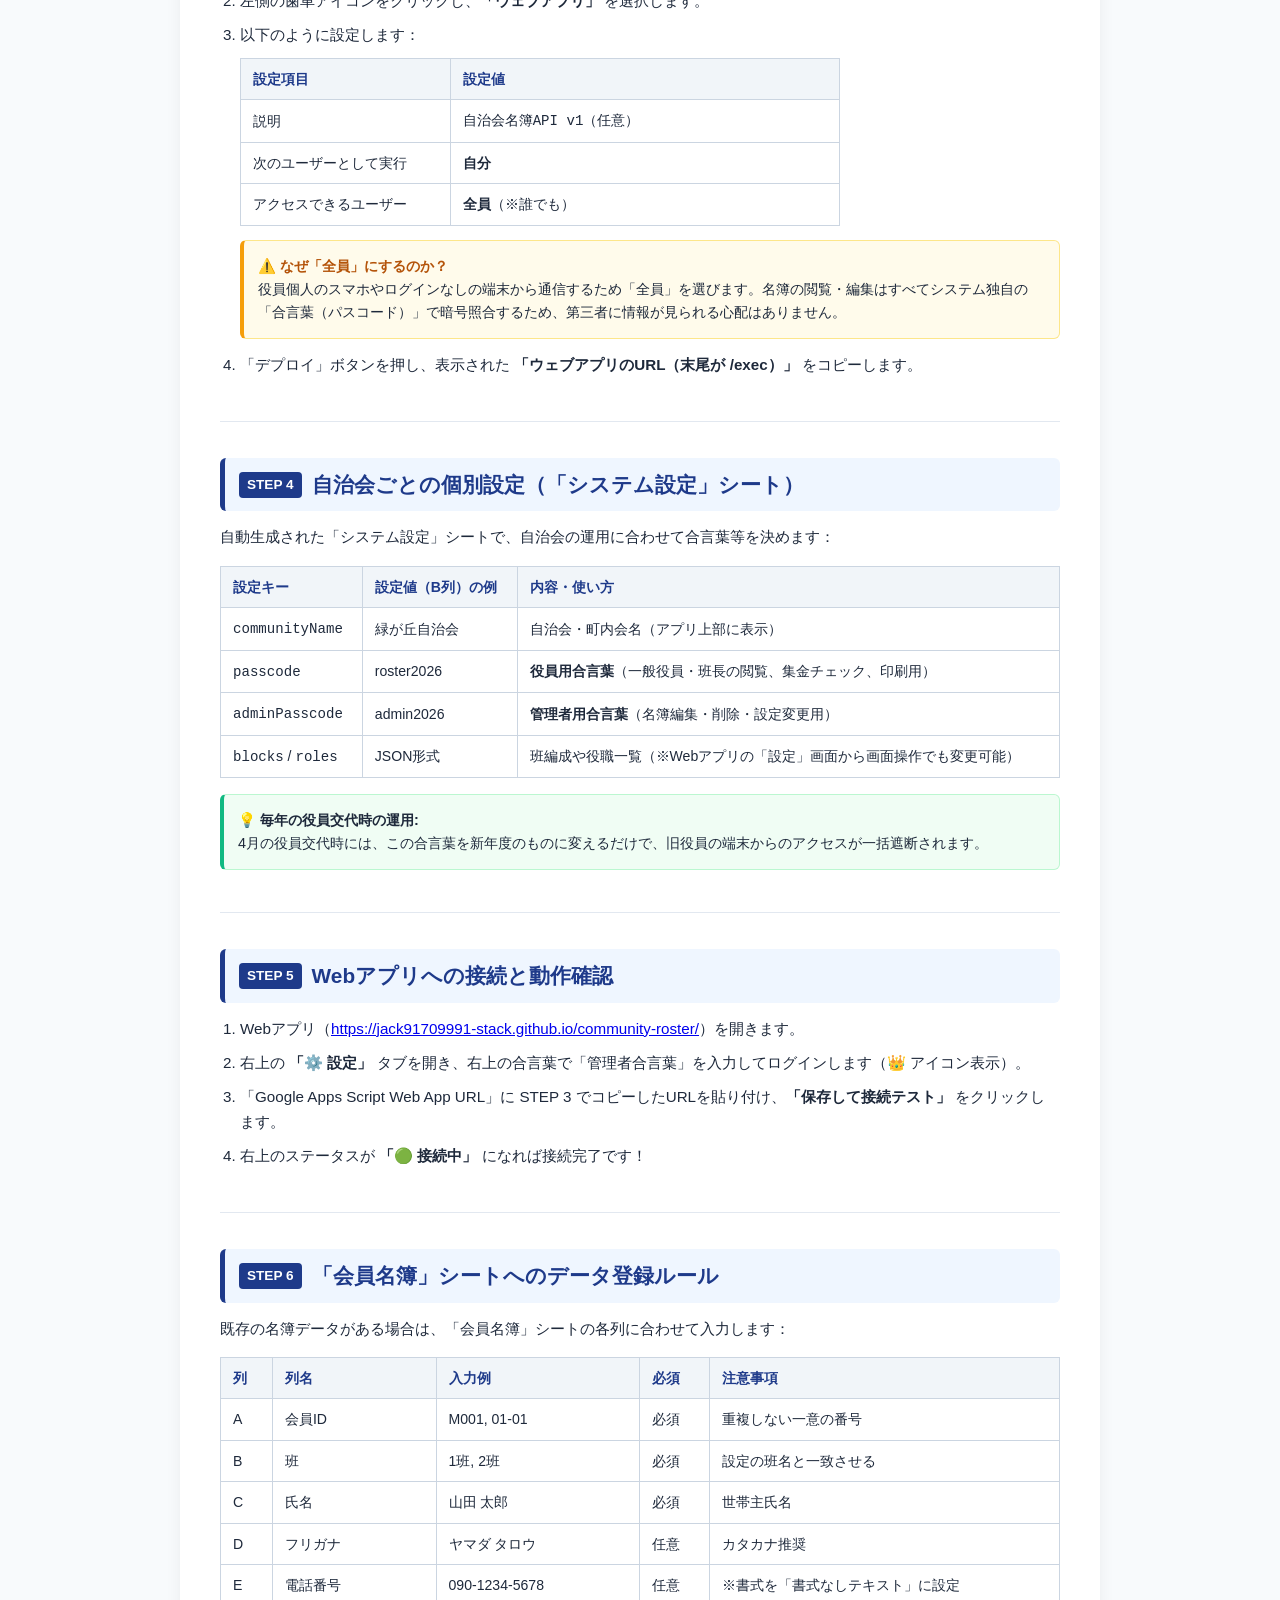
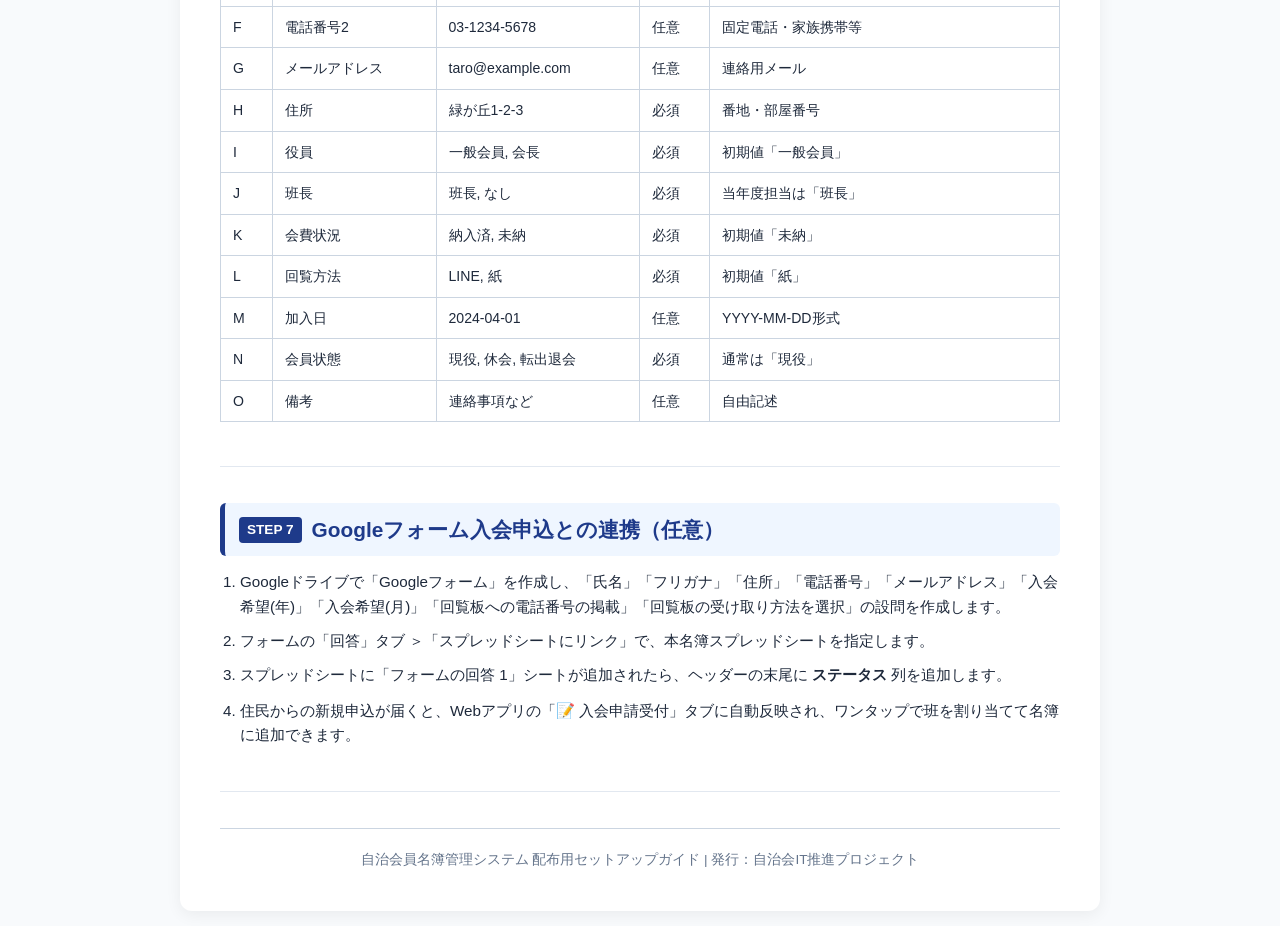
<file: setup-guide.html>
<!DOCTYPE html>
<html lang="ja">
<head>
  <meta charset="UTF-8">
  <meta name="viewport" content="width=device-width, initial-scale=1.0">
  <title>自治会員名簿管理システム スプレッドシート設定・導入マニュアル</title>
  <style>
    :root {
      --primary: #1e3a8a;
      --primary-light: #eff6ff;
      --secondary: #0284c7;
      --accent: #10b981;
      --accent-light: #ecfdf5;
      --text: #1e293b;
      --text-muted: #64748b;
      --border: #cbd5e1;
      --bg: #f8fafc;
      --card-bg: #ffffff;
      --warning: #f59e0b;
      --warning-light: #fffbeb;
    }
    * {
      box-sizing: border-box;
      margin: 0;
      padding: 0;
    }
    body {
      font-family: -apple-system, BlinkMacSystemFont, "Segoe UI", Roboto, "Hiragino Kaku Gothic ProN", "Yu Gothic", sans-serif;
      color: var(--text);
      background-color: var(--bg);
      line-height: 1.6;
      padding: 24px;
    }
    .manual-container {
      max-width: 920px;
      margin: 0 auto;
      background: var(--card-bg);
      padding: 40px;
      border-radius: 12px;
      box-shadow: 0 4px 16px rgba(0,0,0,0.06);
    }
    header.manual-header {
      border-bottom: 3px solid var(--primary);
      padding-bottom: 20px;
      margin-bottom: 30px;
      display: flex;
      justify-content: space-between;
      align-items: flex-end;
      flex-wrap: wrap;
      gap: 16px;
    }
    .manual-title {
      font-size: 1.7rem;
      font-weight: 800;
      color: var(--primary);
      display: flex;
      align-items: center;
      gap: 10px;
    }
    .manual-subtitle {
      font-size: 0.95rem;
      color: var(--text-muted);
      margin-top: 6px;
    }
    .btn-actions {
      display: flex;
      gap: 10px;
      flex-wrap: wrap;
    }
    .btn-print {
      background: var(--primary);
      color: #fff;
      border: none;
      padding: 10px 18px;
      font-size: 0.9rem;
      font-weight: 700;
      border-radius: 6px;
      cursor: pointer;
      display: inline-flex;
      align-items: center;
      gap: 6px;
      transition: background 0.2s;
    }
    .btn-print:hover {
      background: #172554;
    }
    .btn-back {
      background: #f1f5f9;
      color: var(--text);
      text-decoration: none;
      border: 1px solid var(--border);
      padding: 9px 16px;
      font-size: 0.9rem;
      font-weight: 600;
      border-radius: 6px;
      display: inline-flex;
      align-items: center;
      gap: 6px;
    }
    .section-card {
      margin-bottom: 36px;
      padding-bottom: 28px;
      border-bottom: 1px solid #e2e8f0;
    }
    .section-card:last-child {
      border-bottom: none;
      margin-bottom: 0;
      padding-bottom: 0;
    }
    .section-heading {
      font-size: 1.3rem;
      font-weight: 700;
      color: var(--primary);
      display: flex;
      align-items: center;
      gap: 10px;
      margin-bottom: 14px;
      background: var(--primary-light);
      padding: 10px 14px;
      border-radius: 6px;
      border-left: 5px solid var(--primary);
    }
    .step-badge {
      background: var(--primary);
      color: #fff;
      font-size: 0.85rem;
      padding: 2px 8px;
      border-radius: 4px;
      font-weight: 700;
    }
    .step-list {
      margin-left: 20px;
      margin-bottom: 16px;
    }
    .step-list li {
      margin-bottom: 10px;
      font-size: 0.95rem;
    }
    .table-custom {
      width: 100%;
      border-collapse: collapse;
      margin: 16px 0;
      font-size: 0.88rem;
    }
    .table-custom th, .table-custom td {
      border: 1px solid var(--border);
      padding: 9px 12px;
      text-align: left;
    }
    .table-custom th {
      background: #f1f5f9;
      font-weight: 700;
      color: var(--primary);
    }
    .alert-box {
      background: var(--warning-light);
      border: 1px solid #fde68a;
      border-left: 4px solid var(--warning);
      padding: 14px;
      border-radius: 6px;
      font-size: 0.9rem;
      margin: 14px 0;
    }
    .alert-box strong {
      color: #b45309;
    }
    .info-box {
      background: #f0fdf4;
      border: 1px solid #bbf7d0;
      border-left: 4px solid var(--accent);
      padding: 14px;
      border-radius: 6px;
      font-size: 0.9rem;
      margin: 14px 0;
    }
    .code-box {
      background: #0f172a;
      color: #e2e8f0;
      padding: 14px;
      border-radius: 6px;
      font-family: Consolas, Monaco, "Courier New", monospace;
      font-size: 0.85rem;
      overflow-x: auto;
      margin: 12px 0;
    }
    .flow-grid {
      display: grid;
      grid-template-columns: repeat(auto-fit, minmax(240px, 1fr));
      gap: 16px;
      margin: 20px 0;
    }
    .flow-card {
      background: #f8fafc;
      border: 1px solid #cbd5e1;
      border-radius: 8px;
      padding: 16px;
      text-align: center;
      position: relative;
    }
    .flow-num {
      width: 28px;
      height: 28px;
      background: var(--primary);
      color: #fff;
      border-radius: 50%;
      display: inline-flex;
      align-items: center;
      justify-content: center;
      font-weight: bold;
      margin-bottom: 8px;
    }
    .flow-title {
      font-weight: bold;
      color: var(--primary);
      margin-bottom: 4px;
      font-size: 1rem;
    }
    .flow-desc {
      font-size: 0.85rem;
      color: var(--text-muted);
    }
    @media print {
      body {
        background: #fff;
        padding: 0;
      }
      .manual-container {
        box-shadow: none;
        padding: 0;
        max-width: 100%;
      }
      .btn-actions {
        display: none !important;
      }
      .section-card {
        page-break-inside: avoid;
        margin-bottom: 24px;
      }
    }
  </style>
</head>
<body>

  <div class="manual-container">
    <header class="manual-header">
      <div>
        <h1 class="manual-title">
          <span>📊</span>
          <span>自治会員名簿管理システム：スプレッドシート設定・導入マニュアル</span>
        </h1>
        <p class="manual-subtitle">他自治会・町内会への導入向け 初期セットアップ手順書</p>
      </div>
      <div class="btn-actions">
        <a href="index.html" class="btn-back">← アプリに戻る</a>
        <button type="button" class="btn-print" onclick="window.print()">🖨️ PDF保存・A4印刷</button>
      </div>
    </header>

    <!-- 概要 -->
    <section class="section-card">
      <h2 class="section-heading">
        <span>💡</span>
        <span>システムの構成と導入の流れ</span>
      </h2>
      <p style="font-size: 0.95rem; margin-bottom: 14px;">
        本システムは、<strong>共通Webアプリ（無料・サーバー契約不要）</strong> と <strong>各自治体のGoogleスプレッドシート（個別データベース）</strong> が連携して動作します。<br>
        各自治体の住民データは自団体のスプレッドシート内にのみ保管され、他団体と混ざることはありません。
      </p>

      <div class="flow-grid">
        <div class="flow-card">
          <div class="flow-num">1</div>
          <div class="flow-title">スプレッドシート作成 & スクリプト設置</div>
          <div class="flow-desc">新規シートを作成し、指定コードを1回貼り付けて保存します</div>
        </div>
        <div class="flow-card">
          <div class="flow-num">2</div>
          <div class="flow-title">自動初期化 & デプロイ</div>
          <div class="flow-desc">関数を実行してシートを生成し、Web App連携URLを発行します</div>
        </div>
        <div class="flow-card">
          <div class="flow-num">3</div>
          <div class="flow-title">アプリ連携 & データ入力</div>
          <div class="flow-desc">Webアプリの設定画面にURLを登録し、合言葉で利用開始します</div>
        </div>
      </div>
    </section>

    <!-- STEP 1 -->
    <section class="section-card">
      <h2 class="section-heading">
        <span class="step-badge">STEP 1</span>
        <span>Googleスプレッドシートの作成とスクリプト設置</span>
      </h2>
      <ol class="step-list">
        <li>自治会のGoogleアカウントで <strong>Googleドライブ</strong> を開きます。</li>
        <li>画面左上の「＋ 新規」＞「Googleスプレッドシート」をクリックして新規作成します。<br>
            ※シート名はお好きな名前（例: <code>〇〇自治会員名簿</code>）に変更してください。</li>
        <li>上部メニューの <strong>「拡張機能」＞「Apps Script」</strong> をクリックします。</li>
        <li>エディタ内に最初からあるコードをすべて削除し、指定の <code>Code.js</code> を最初から最後まで丸ごと貼り付けます。</li>
        <li>エディタ上部の <strong>「フロッピーアイコン（💾 プロジェクトを保存）」</strong> をクリックします。</li>
      </ol>
    </section>

    <!-- STEP 2 -->
    <section class="section-card">
      <h2 class="section-heading">
        <span class="step-badge">STEP 2</span>
        <span>初回初期化（3つのシートを自動生成）</span>
      </h2>
      <ol class="step-list">
        <li>Apps Scriptエディタ上部の関数プルダウンから <strong><code>initSheets</code></strong> を選択し、<strong>「実行（▶）」</strong> ボタンをクリックします。</li>
        <li>初回のみ「承認が必要です」の警告が表示されます：
          <ul style="margin: 8px 0 8px 20px;">
            <li>「権限を確認」をクリック ➜ Googleアカウントを選択</li>
            <li>「詳細」をクリック ➜ 「〇〇（安全ではないページ）に移動」をクリック</li>
            <li>アクセス許可画面で「許可」をクリック</li>
          </ul>
        </li>
        <li>スプレッドシートに戻ると、以下の3シートが自動生成されます：
          <ul style="margin: 8px 0 8px 20px;">
            <li>📘 <strong>「会員名簿」</strong>: 会員データが保存されるメインシート</li>
            <li>📗 <strong>「入会申込_フォーム連携」</strong>: Googleフォーム連携用シート</li>
            <li>⚙️ <strong>「システム設定」</strong>: 自治会名、合言葉、班編成マスタシート</li>
          </ul>
        </li>
      </ol>
    </section>

    <!-- STEP 3 -->
    <section class="section-card">
      <h2 class="section-heading">
        <span class="step-badge">STEP 3</span>
        <span>ウェブアプリとしてデプロイ（連携URLの発行）</span>
      </h2>
      <ol class="step-list">
        <li>Apps Scriptエディタ右上の青い <strong>「デプロイ」＞「新しいデプロイ」</strong> をクリックします。</li>
        <li>左側の歯車アイコンをクリックし、<strong>「ウェブアプリ」</strong> を選択します。</li>
        <li>以下のように設定します：
          <table class="table-custom" style="max-width: 600px; margin: 10px 0;">
            <tr>
              <th style="width: 35%;">設定項目</th>
              <th>設定値</th>
            </tr>
            <tr>
              <td>説明</td>
              <td><code>自治会名簿API v1</code>（任意）</td>
            </tr>
            <tr>
              <td>次のユーザーとして実行</td>
              <td><strong>自分</strong></td>
            </tr>
            <tr>
              <td>アクセスできるユーザー</td>
              <td><strong>全員</strong>（※誰でも）</td>
            </tr>
          </table>
          <div class="alert-box">
            <strong>⚠️ なぜ「全員」にするのか？</strong><br>
            役員個人のスマホやログインなしの端末から通信するため「全員」を選びます。名簿の閲覧・編集はすべてシステム独自の「合言葉（パスコード）」で暗号照合するため、第三者に情報が見られる心配はありません。
          </div>
        </li>
        <li>「デプロイ」ボタンを押し、表示された <strong>「ウェブアプリのURL（末尾が /exec）」</strong> をコピーします。</li>
      </ol>
    </section>

    <!-- STEP 4 -->
    <section class="section-card">
      <h2 class="section-heading">
        <span class="step-badge">STEP 4</span>
        <span>自治会ごとの個別設定（「システム設定」シート）</span>
      </h2>
      <p style="font-size: 0.95rem; margin-bottom: 12px;">自動生成された「システム設定」シートで、自治会の運用に合わせて合言葉等を決めます：</p>
      <table class="table-custom">
        <thead>
          <tr>
            <th>設定キー</th>
            <th>設定値（B列）の例</th>
            <th>内容・使い方</th>
          </tr>
        </thead>
        <tbody>
          <tr>
            <td><code>communityName</code></td>
            <td>緑が丘自治会</td>
            <td>自治会・町内会名（アプリ上部に表示）</td>
          </tr>
          <tr>
            <td><code>passcode</code></td>
            <td>roster2026</td>
            <td><strong>役員用合言葉</strong>（一般役員・班長の閲覧、集金チェック、印刷用）</td>
          </tr>
          <tr>
            <td><code>adminPasscode</code></td>
            <td>admin2026</td>
            <td><strong>管理者用合言葉</strong>（名簿編集・削除・設定変更用）</td>
          </tr>
          <tr>
            <td><code>blocks</code> / <code>roles</code></td>
            <td>JSON形式</td>
            <td>班編成や役職一覧（※Webアプリの「設定」画面から画面操作でも変更可能）</td>
          </tr>
        </tbody>
      </table>
      <div class="info-box">
        💡 <strong>毎年の役員交代時の運用:</strong><br>
        4月の役員交代時には、この合言葉を新年度のものに変えるだけで、旧役員の端末からのアクセスが一括遮断されます。
      </div>
    </section>

    <!-- STEP 5 -->
    <section class="section-card">
      <h2 class="section-heading">
        <span class="step-badge">STEP 5</span>
        <span>Webアプリへの接続と動作確認</span>
      </h2>
      <ol class="step-list">
        <li>Webアプリ（<a href="https://jack91709991-stack.github.io/community-roster/" target="_blank">https://jack91709991-stack.github.io/community-roster/</a>）を開きます。</li>
        <li>右上の <strong>「⚙️ 設定」</strong> タブを開き、右上の合言葉で「管理者合言葉」を入力してログインします（👑 アイコン表示）。</li>
        <li>「Google Apps Script Web App URL」に STEP 3 でコピーしたURLを貼り付け、<strong>「保存して接続テスト」</strong> をクリックします。</li>
        <li>右上のステータスが <strong>「🟢 接続中」</strong> になれば接続完了です！</li>
      </ol>
    </section>

    <!-- STEP 6 -->
    <section class="section-card">
      <h2 class="section-heading">
        <span class="step-badge">STEP 6</span>
        <span>「会員名簿」シートへのデータ登録ルール</span>
      </h2>
      <p style="font-size: 0.95rem; margin-bottom: 12px;">既存の名簿データがある場合は、「会員名簿」シートの各列に合わせて入力します：</p>
      <table class="table-custom">
        <thead>
          <tr>
            <th>列</th>
            <th>列名</th>
            <th>入力例</th>
            <th>必須</th>
            <th>注意事項</th>
          </tr>
        </thead>
        <tbody>
          <tr>
            <td>A</td>
            <td>会員ID</td>
            <td>M001, 01-01</td>
            <td>必須</td>
            <td>重複しない一意の番号</td>
          </tr>
          <tr>
            <td>B</td>
            <td>班</td>
            <td>1班, 2班</td>
            <td>必須</td>
            <td>設定の班名と一致させる</td>
          </tr>
          <tr>
            <td>C</td>
            <td>氏名</td>
            <td>山田 太郎</td>
            <td>必須</td>
            <td>世帯主氏名</td>
          </tr>
          <tr>
            <td>D</td>
            <td>フリガナ</td>
            <td>ヤマダ タロウ</td>
            <td>任意</td>
            <td>カタカナ推奨</td>
          </tr>
          <tr>
            <td>E</td>
            <td>電話番号</td>
            <td>090-1234-5678</td>
            <td>任意</td>
            <td>※書式を「書式なしテキスト」に設定</td>
          </tr>
          <tr>
            <td>F</td>
            <td>電話番号2</td>
            <td>03-1234-5678</td>
            <td>任意</td>
            <td>固定電話・家族携帯等</td>
          </tr>
          <tr>
            <td>G</td>
            <td>メールアドレス</td>
            <td>taro@example.com</td>
            <td>任意</td>
            <td>連絡用メール</td>
          </tr>
          <tr>
            <td>H</td>
            <td>住所</td>
            <td>緑が丘1-2-3</td>
            <td>必須</td>
            <td>番地・部屋番号</td>
          </tr>
          <tr>
            <td>I</td>
            <td>役員</td>
            <td>一般会員, 会長</td>
            <td>必須</td>
            <td>初期値「一般会員」</td>
          </tr>
          <tr>
            <td>J</td>
            <td>班長</td>
            <td>班長, なし</td>
            <td>必須</td>
            <td>当年度担当は「班長」</td>
          </tr>
          <tr>
            <td>K</td>
            <td>会費状況</td>
            <td>納入済, 未納</td>
            <td>必須</td>
            <td>初期値「未納」</td>
          </tr>
          <tr>
            <td>L</td>
            <td>回覧方法</td>
            <td>LINE, 紙</td>
            <td>必須</td>
            <td>初期値「紙」</td>
          </tr>
          <tr>
            <td>M</td>
            <td>加入日</td>
            <td>2024-04-01</td>
            <td>任意</td>
            <td>YYYY-MM-DD形式</td>
          </tr>
          <tr>
            <td>N</td>
            <td>会員状態</td>
            <td>現役, 休会, 転出退会</td>
            <td>必須</td>
            <td>通常は「現役」</td>
          </tr>
          <tr>
            <td>O</td>
            <td>備考</td>
            <td>連絡事項など</td>
            <td>任意</td>
            <td>自由記述</td>
          </tr>
        </tbody>
      </table>
    </section>

    <!-- STEP 7 -->
    <section class="section-card">
      <h2 class="section-heading">
        <span class="step-badge">STEP 7</span>
        <span>Googleフォーム入会申込との連携（任意）</span>
      </h2>
      <ol class="step-list">
        <li>Googleドライブで「Googleフォーム」を作成し、「氏名」「フリガナ」「住所」「電話番号」「メールアドレス」「入会希望(年)」「入会希望(月)」「回覧板への電話番号の掲載」「回覧板の受け取り方法を選択」の設問を作成します。</li>
        <li>フォームの「回答」タブ ＞「スプレッドシートにリンク」で、本名簿スプレッドシートを指定します。</li>
        <li>スプレッドシートに「フォームの回答 1」シートが追加されたら、ヘッダーの末尾に <strong><code>ステータス</code></strong> 列を追加します。</li>
        <li>住民からの新規申込が届くと、Webアプリの「📝 入会申請受付」タブに自動反映され、ワンタップで班を割り当てて名簿に追加できます。</li>
      </ol>
    </section>

    <footer style="text-align: center; color: var(--text-muted); font-size: 0.85rem; padding-top: 20px; border-top: 1px solid var(--border);">
      自治会員名簿管理システム 配布用セットアップガイド | 発行：自治会IT推進プロジェクト
    </footer>
  </div>

</body>
</html>
</file>
<file: css/style.css>
/* ==========================================================================
   自治会員名簿管理システム - スタイルシート (Mobile-First Modern UI)
   ========================================================================== */

:root {
  --primary: #1e3a8a;
  --primary-hover: #172554;
  --primary-light: #eff6ff;
  --primary-border: #bfdbfe;
  --accent: #2563eb;
  --success: #059669;
  --success-light: #ecfdf5;
  --success-border: #a7f3d0;
  --warning: #d97706;
  --warning-light: #fffbeb;
  --warning-border: #fde68a;
  --danger: #dc2626;
  --danger-light: #fef2f2;
  --danger-border: #fecaca;
  --purple: #7c3aed;
  --purple-light: #f5f3ff;
  --bg-main: #f8fafc;
  --bg-card: #ffffff;
  --border-color: #e2e8f0;
  --border-subtle: #cbd5e1;
  --text-main: #0f172a;
  --text-muted: #64748b;
  --text-light: #94a3b8;
  --shadow-sm: 0 1px 2px 0 rgb(0 0 0 / 0.05);
  --shadow-md: 0 4px 6px -1px rgb(0 0 0 / 0.1), 0 2px 4px -2px rgb(0 0 0 / 0.1);
  --shadow-lg: 0 10px 15px -3px rgb(0 0 0 / 0.1), 0 4px 6px -4px rgb(0 0 0 / 0.1);
  --radius-sm: 6px;
  --radius-md: 10px;
  --radius-lg: 16px;
  --radius-full: 9999px;
  --header-height: 60px;
  --nav-bottom-height: 64px;
}

*, *::before, *::after {
  box-sizing: border-box;
  margin: 0;
  padding: 0;
  -webkit-tap-highlight-color: transparent;
}

body {
  font-family: -apple-system, BlinkMacSystemFont, "Segoe UI", Roboto, "Hiragino Sans", "Hiragino Kaku Gothic ProN", "Yu Gothic", Meiryo, sans-serif;
  background-color: var(--bg-main);
  color: var(--text-main);
  line-height: 1.5;
  min-height: 100vh;
  padding-top: var(--header-height);
  padding-bottom: calc(var(--nav-bottom-height) + 20px);
}

/* --------------------------------------------------------------------------
   ヘッダー
   -------------------------------------------------------------------------- */
.app-header {
  position: fixed;
  top: 0;
  left: 0;
  right: 0;
  height: var(--header-height);
  background: #ffffff;
  border-bottom: 1px solid var(--border-color);
  display: flex;
  align-items: center;
  justify-content: space-between;
  padding: 0 16px;
  z-index: 100;
  box-shadow: var(--shadow-sm);
  flex-wrap: nowrap;
}

.header-brand {
  display: flex;
  align-items: center;
  gap: 10px;
  text-decoration: none;
  color: var(--text-main);
  min-width: 0;
}

.header-logo {
  width: 34px;
  height: 34px;
  border-radius: 8px;
  background: var(--primary);
  display: flex;
  align-items: center;
  justify-content: center;
  color: #ffffff;
  font-size: 18px;
  box-shadow: 0 2px 4px rgba(30, 58, 138, 0.2);
}

.brand-title {
  font-size: 1.05rem;
  font-weight: 700;
  letter-spacing: -0.01em;
  color: var(--primary);
  white-space: nowrap;
}

.brand-subtitle {
  font-size: 0.72rem;
  color: var(--text-muted);
  font-weight: 500;
}

.header-actions {
  display: flex;
  align-items: center;
  gap: 8px;
  flex-shrink: 0;
  flex-wrap: nowrap;
}

/* 同期インジケーター */
.sync-indicator {
  display: flex;
  align-items: center;
  gap: 6px;
  padding: 5px 10px;
  border-radius: var(--radius-full);
  font-size: 0.75rem;
  font-weight: 600;
  background: var(--bg-main);
  border: 1px solid var(--border-color);
  cursor: pointer;
  transition: all 0.2s ease;
}

.sync-dot {
  width: 8px;
  height: 8px;
  border-radius: 50%;
  background: var(--text-light);
  position: relative;
}

.sync-indicator.online .sync-dot {
  background: var(--success);
}
.sync-indicator.online {
  color: var(--success);
  background: var(--success-light);
  border-color: var(--success-border);
}

.sync-indicator.syncing .sync-dot {
  background: var(--accent);
  animation: pulse-ring 1.2s infinite;
}
.sync-indicator.syncing {
  color: var(--accent);
  background: var(--primary-light);
  border-color: var(--primary-border);
}

.sync-indicator.offline .sync-dot {
  background: var(--danger);
}
.sync-indicator.offline {
  color: var(--danger);
  background: var(--danger-light);
  border-color: var(--danger-border);
}

.sync-indicator.local .sync-dot {
  background: var(--purple);
}
.sync-indicator.local {
  color: var(--purple);
  background: var(--purple-light);
  border-color: #ddd6fe;
}

@keyframes pulse-ring {
  0% { transform: scale(0.9); opacity: 0.8; }
  50% { transform: scale(1.4); opacity: 1; }
  100% { transform: scale(0.9); opacity: 0.8; }
}

.btn-header-action {
  background: var(--primary);
  color: #ffffff;
  border: none;
  border-radius: var(--radius-sm);
  padding: 6px 12px;
  font-size: 0.85rem;
  font-weight: 600;
  display: flex;
  align-items: center;
  gap: 5px;
  cursor: pointer;
  transition: background 0.15s;
}

.btn-header-action:hover {
  background: var(--primary-hover);
}

.btn-header-help {
  display: inline-flex;
  align-items: center;
  gap: 5px;
  background: #0284c7;
  color: #ffffff;
  border: 1px solid #0369a1;
  border-radius: var(--radius-full);
  padding: 5px 12px;
  font-size: 0.8rem;
  font-weight: 700;
  cursor: pointer;
  white-space: nowrap;
  box-shadow: 0 2px 4px rgba(2, 132, 199, 0.25);
  transition: all 0.2s ease;
}
.btn-header-help:hover {
  background: #0369a1;
  border-color: #075985;
  transform: translateY(-1px);
  box-shadow: 0 4px 6px rgba(2, 132, 199, 0.35);
}

/* --------------------------------------------------------------------------
   デスクトップ・タブナビゲーション（PC用ヘッダー内）
   -------------------------------------------------------------------------- */
.desktop-nav {
  display: none;
  align-items: center;
  gap: 4px;
  margin-left: 20px;
}

.nav-tab-btn {
  background: transparent;
  border: none;
  padding: 8px 14px;
  border-radius: var(--radius-sm);
  font-size: 0.9rem;
  font-weight: 600;
  color: var(--text-muted);
  cursor: pointer;
  display: flex;
  align-items: center;
  gap: 6px;
  transition: all 0.2s;
  position: relative;
}

.nav-tab-btn:hover {
  color: var(--primary);
  background: var(--primary-light);
}

.nav-tab-btn.active {
  color: var(--primary);
  background: var(--primary-light);
  font-weight: 700;
}

/* --------------------------------------------------------------------------
   モバイル用ボトムナビゲーション
   -------------------------------------------------------------------------- */
.bottom-nav {
  position: fixed;
  bottom: 0;
  left: 0;
  right: 0;
  height: var(--nav-bottom-height);
  background: #ffffff;
  border-top: 1px solid var(--border-color);
  display: flex;
  justify-content: space-around;
  align-items: center;
  z-index: 100;
  box-shadow: 0 -2px 8px rgba(0,0,0,0.05);
}

.bottom-nav-item {
  flex: 1;
  display: flex;
  flex-direction: column;
  align-items: center;
  justify-content: center;
  height: 100%;
  background: none;
  border: none;
  color: var(--text-muted);
  font-size: 0.68rem;
  font-weight: 600;
  cursor: pointer;
  transition: color 0.15s;
  position: relative;
  padding: 4px 0;
}

.bottom-nav-icon {
  font-size: 1.25rem;
  margin-bottom: 2px;
}

.bottom-nav-item.active {
  color: var(--primary);
}

.nav-badge {
  position: absolute;
  top: 6px;
  right: calc(50% - 16px);
  background: var(--danger);
  color: #ffffff;
  font-size: 0.65rem;
  font-weight: 700;
  padding: 1px 5px;
  border-radius: var(--radius-full);
  min-width: 16px;
  text-align: center;
}

/* --------------------------------------------------------------------------
   メインコンテンツコンテナ
   -------------------------------------------------------------------------- */
.main-container {
  max-width: 1140px;
  margin: 0 auto;
  padding: 14px 14px;
}

.tab-content {
  display: none;
}

.tab-content.active {
  display: block;
  animation: fadeIn 0.2s ease-in-out;
}

@keyframes fadeIn {
  from { opacity: 0; transform: translateY(3px); }
  to { opacity: 1; transform: translateY(0); }
}

/* --------------------------------------------------------------------------
   検索 & フィルタバー
   -------------------------------------------------------------------------- */
.filter-card {
  background: var(--bg-card);
  border-radius: var(--radius-md);
  border: 1px solid var(--border-color);
  padding: 12px;
  margin-bottom: 14px;
  box-shadow: var(--shadow-sm);
}

.search-box-row {
  display: flex;
  gap: 8px;
  position: relative;
}

.search-input-wrapper {
  flex: 1;
  position: relative;
}

.search-icon {
  position: absolute;
  left: 12px;
  top: 50%;
  transform: translateY(-50%);
  color: var(--text-light);
  font-size: 1rem;
  pointer-events: none;
}

.search-input {
  width: 100%;
  height: 42px;
  padding: 8px 36px 8px 38px;
  border: 1.5px solid var(--border-color);
  border-radius: var(--radius-sm);
  font-size: 0.95rem;
  background: #ffffff;
  color: var(--text-main);
  transition: border-color 0.15s;
}

.search-input:focus {
  outline: none;
  border-color: var(--accent);
  box-shadow: 0 0 0 3px rgba(37, 99, 235, 0.12);
}

.btn-clear-search {
  position: absolute;
  right: 10px;
  top: 50%;
  transform: translateY(-50%);
  background: none;
  border: none;
  color: var(--text-light);
  cursor: pointer;
  font-size: 1.1rem;
  display: none;
}

.filter-pills-row {
  display: flex;
  flex-wrap: wrap;
  gap: 8px;
  margin-top: 10px;
  align-items: center;
}

.filter-select {
  height: 36px;
  padding: 4px 8px;
  border: 1px solid var(--border-color);
  border-radius: var(--radius-sm);
  background: #ffffff;
  font-size: 0.85rem;
  color: var(--text-main);
  font-weight: 500;
  cursor: pointer;
}

.filter-select:focus {
  outline: none;
  border-color: var(--accent);
}

.filter-count-label {
  margin-left: auto;
  font-size: 0.82rem;
  color: var(--text-muted);
  font-weight: 600;
  white-space: nowrap;
}

/* 絞り込みトグルボタン */
.btn-filter-toggle {
  display: inline-flex;
  align-items: center;
  gap: 5px;
  height: 42px;
  padding: 0 14px;
  background: #ffffff;
  border: 1.5px solid var(--border-color);
  border-radius: var(--radius-sm);
  color: var(--text-main);
  font-size: 0.88rem;
  font-weight: 600;
  cursor: pointer;
  white-space: nowrap;
  transition: all 0.2s ease;
  flex-shrink: 0;
}

.btn-filter-toggle:hover {
  background: #f8fafc;
  border-color: var(--primary);
  color: var(--primary);
}

.btn-filter-toggle.expanded {
  background: var(--primary-light);
  border-color: var(--primary);
  color: var(--primary);
}

.btn-filter-toggle.has-active {
  border-color: var(--accent);
  background: #eff6ff;
  color: var(--accent);
}

.filter-toggle-icon {
  font-size: 1.1rem;
  font-weight: 700;
  line-height: 1;
}

.active-filter-badge {
  background: var(--accent);
  color: #ffffff;
  font-size: 0.72rem;
  font-weight: 700;
  padding: 1px 6px;
  border-radius: var(--radius-full);
  margin-left: 2px;
}

.btn-reset-filters {
  display: inline-flex;
  align-items: center;
  gap: 4px;
  height: 36px;
  padding: 0 10px;
  background: #f8fafc;
  border: 1px dashed var(--border-color);
  border-radius: var(--radius-sm);
  color: var(--text-muted);
  font-size: 0.82rem;
  font-weight: 600;
  cursor: pointer;
  white-space: nowrap;
  transition: all 0.2s ease;
}

.btn-reset-filters:hover {
  background: #fee2e2;
  border-color: #fca5a5;
  color: #dc2626;
}

/* フィルターサマリー・該当件数表示行 */
.filter-meta-row {
  display: flex;
  align-items: center;
  justify-content: space-between;
  margin-top: 8px;
  padding-top: 4px;
  gap: 8px;
  min-height: 24px;
}

.active-filters-summary {
  display: flex;
  flex-wrap: wrap;
  gap: 6px;
  align-items: center;
}

.active-filter-chip {
  display: inline-flex;
  align-items: center;
  gap: 4px;
  background: #eff6ff;
  border: 1px solid #bfdbfe;
  color: #1e40af;
  padding: 2px 8px;
  border-radius: var(--radius-full);
  font-size: 0.75rem;
  font-weight: 600;
}

.active-filter-chip-remove {
  background: none;
  border: none;
  color: #3b82f6;
  font-size: 0.9rem;
  font-weight: 700;
  cursor: pointer;
  padding: 0;
  line-height: 1;
}

.active-filter-chip-remove:hover {
  color: #ef4444;
}

/* --------------------------------------------------------------------------
   会員名簿カード表示 (モバイル最適化)
   -------------------------------------------------------------------------- */
.member-cards-grid {
  display: none;
  flex-direction: column;
  gap: 10px;
}

.member-card {
  background: var(--bg-card);
  border: 1px solid var(--border-color);
  border-radius: var(--radius-md);
  padding: 14px;
  box-shadow: var(--shadow-sm);
  transition: transform 0.1s ease, box-shadow 0.1s ease;
  position: relative;
  cursor: pointer;
}

.member-card:hover {
  box-shadow: var(--shadow-md);
  border-color: #cbd5e1;
}

.member-card-header {
  display: flex;
  justify-content: space-between;
  align-items: center;
  margin-bottom: 6px;
}

.card-tags {
  display: flex;
  gap: 6px;
  align-items: center;
}

.badge {
  display: inline-flex;
  align-items: center;
  padding: 2px 8px;
  border-radius: var(--radius-full);
  font-size: 0.72rem;
  font-weight: 700;
  letter-spacing: 0.02em;
}

.badge-ban {
  background: #e0e7ff;
  color: #3730a3;
}

.badge-role {
  background: #f1f5f9;
  color: #475569;
  border: 1px solid #cbd5e1;
}

.badge-role.highlight {
  background: #eff6ff;
  color: #1d4ed8;
  border-color: #bfdbfe;
}

.badge-ban-leader {
  background: #fef3c7;
  color: #b45309;
  border: 1px solid #fcd34d;
  font-weight: 700;
}

.badge-paid {
  background: var(--success-light);
  color: var(--success);
  border: 1px solid var(--success-border);
}

.badge-unpaid {
  background: var(--danger-light);
  color: var(--danger);
  border: 1px solid var(--danger-border);
}

.badge-exempt {
  background: #f1f5f9;
  color: #64748b;
}

.badge-support {
  background: #fee2e2;
  color: #991b1b;
  border: 1px solid #fca5a5;
}

/* 会員状態バッジ（現役 / 転出退会 / 休会） */
.badge-status-active {
  background: #ecfdf5;
  color: #047857;
  border: 1px solid #a7f3d0;
}

.badge-status-withdrawn {
  background: #fef2f2;
  color: #b91c1c;
  border: 1.5px solid #f87171;
  font-weight: 800;
  letter-spacing: 0.03em;
}

.badge-status-suspended {
  background: #fffbeb;
  color: #b45309;
  border: 1px solid #fde68a;
  font-weight: 700;
}

/* 回覧方法バッジ（LINE / 紙） */
.badge-circulation-line {
  background: #f0fdf4;
  color: #15803d;
  border: 1px solid #86efac;
  font-weight: 700;
}

.badge-circulation-paper {
  background: #f8fafc;
  color: #475569;
  border: 1px solid #cbd5e1;
  font-weight: 600;
}

/* 退会者カードの視覚的強調 */
.member-card.withdrawn {
  background: #f8fafc;
  border-color: #cbd5e1;
  border-left: 5px solid #ef4444 !important;
  box-shadow: none;
}

.member-card.withdrawn:hover {
  background: #f1f5f9;
  border-color: #94a3b8;
}

.member-card.withdrawn .member-name {
  color: #64748b;
  text-decoration: line-through decoration-red-400;
  text-decoration-color: #f87171;
}

.member-card.suspended {
  border-left: 5px solid #f59e0b !important;
}

.member-withdrawn-tag {
  display: inline-flex;
  align-items: center;
  gap: 3px;
  background: #fee2e2;
  color: #dc2626;
  font-size: 0.72rem;
  font-weight: 800;
  padding: 1px 7px;
  border-radius: var(--radius-sm);
  border: 1px solid #fca5a5;
  margin-left: 6px;
  vertical-align: middle;
}

/* 退会者テーブル行の視覚的強調 */
.roster-table tbody tr.row-withdrawn {
  background: #fff5f5;
  color: #64748b;
}

.roster-table tbody tr.row-withdrawn:hover {
  background: #fee2e2 !important;
}

.roster-table tbody tr.row-withdrawn strong {
  color: #64748b;
  text-decoration: line-through;
  text-decoration-color: #ef4444;
}

.roster-table tbody tr.row-suspended {
  background: #fffdf5;
}

.roster-table tbody tr.row-suspended:hover {
  background: #fef3c7 !important;
}

.badge-id {
  font-family: monospace;
  font-size: 0.75rem;
  color: var(--text-muted);
}

.member-name-row {
  display: flex;
  align-items: baseline;
  gap: 8px;
  margin-bottom: 6px;
}

.member-name {
  font-size: 1.15rem;
  font-weight: 700;
  color: var(--text-main);
}

.member-kana {
  font-size: 0.78rem;
  color: var(--text-muted);
  font-weight: 500;
}

.member-household-pill {
  font-size: 0.72rem;
  color: var(--text-muted);
  background: var(--bg-main);
  padding: 1px 6px;
  border-radius: var(--radius-sm);
  border: 1px solid var(--border-color);
  margin-left: auto;
}

.member-info-row {
  display: flex;
  align-items: center;
  gap: 6px;
  font-size: 0.85rem;
  color: var(--text-muted);
  margin-bottom: 4px;
}

.member-info-icon {
  width: 16px;
  text-align: center;
  color: var(--text-light);
  font-size: 0.85rem;
}

.member-phone-link {
  color: var(--accent);
  text-decoration: none;
  font-weight: 600;
}

.member-family-summary {
  font-size: 0.8rem;
  color: var(--text-muted);
  background: #f8fafc;
  padding: 6px 10px;
  border-radius: var(--radius-sm);
  margin-top: 8px;
  border-left: 3px solid var(--accent);
}

.member-card-footer {
  display: flex;
  justify-content: flex-end;
  gap: 8px;
  margin-top: 10px;
  padding-top: 8px;
  border-top: 1px solid var(--border-color);
}

.btn-card-action {
  background: transparent;
  border: 1px solid var(--border-color);
  border-radius: var(--radius-sm);
  padding: 4px 10px;
  font-size: 0.78rem;
  font-weight: 600;
  color: var(--text-muted);
  cursor: pointer;
  transition: all 0.15s;
}

.btn-card-action:hover {
  background: var(--bg-main);
  color: var(--text-main);
}

.btn-card-action.primary {
  background: var(--primary-light);
  color: var(--primary);
  border-color: var(--primary-border);
}

/* --------------------------------------------------------------------------
   PC用テーブル表示 (768px以上で切り替え可能)
   -------------------------------------------------------------------------- */
.desktop-table-container {
  display: block;
  background: #ffffff;
  border-radius: var(--radius-md);
  border: 1px solid var(--border-color);
  box-shadow: var(--shadow-sm);
  overflow-x: auto;
  -webkit-overflow-scrolling: touch;
}

.roster-table {
  width: 100%;
  border-collapse: collapse;
  text-align: left;
  font-size: 0.88rem;
}

.roster-table th {
  background: #f8fafc;
  padding: 12px 14px;
  font-weight: 700;
  color: var(--text-muted);
  border-bottom: 1px solid var(--border-color);
  white-space: nowrap;
}

.roster-table td {
  padding: 12px 14px;
  border-bottom: 1px solid var(--border-color);
  vertical-align: middle;
}

.roster-table tbody tr:hover {
  background: #f8fafc;
  cursor: pointer;
}

/* --------------------------------------------------------------------------
   入会申請受付タブ (Googleフォーム連携)
   -------------------------------------------------------------------------- */
.application-banner {
  background: linear-gradient(135deg, #065f46, #059669);
  color: #ffffff;
  border-radius: var(--radius-md);
  padding: 16px;
  margin-bottom: 16px;
  box-shadow: var(--shadow-sm);
}

.app-banner-title {
  font-size: 1.1rem;
  font-weight: 700;
  margin-bottom: 4px;
  display: flex;
  align-items: center;
  gap: 8px;
}

.app-banner-desc {
  font-size: 0.85rem;
  opacity: 0.92;
  line-height: 1.4;
}

.applications-list {
  display: flex;
  flex-direction: column;
  gap: 12px;
}

.app-card {
  background: var(--bg-card);
  border: 1px solid var(--border-color);
  border-radius: var(--radius-md);
  padding: 16px;
  box-shadow: var(--shadow-sm);
  position: relative;
}

.app-card.pending {
  border-left: 5px solid var(--warning);
}

.app-card.approved {
  border-left: 5px solid var(--success);
  opacity: 0.8;
}

.app-card.rejected {
  border-left: 5px solid var(--danger);
  opacity: 0.7;
}

.app-card-header {
  display: flex;
  justify-content: space-between;
  align-items: center;
  margin-bottom: 8px;
}

.app-timestamp {
  font-size: 0.78rem;
  color: var(--text-muted);
}

.app-details-grid {
  display: grid;
  grid-template-columns: 1fr;
  gap: 8px;
  margin: 10px 0;
  background: #f8fafc;
  padding: 12px;
  border-radius: var(--radius-sm);
  font-size: 0.85rem;
}

.app-detail-item {
  display: flex;
  gap: 8px;
}

.app-detail-label {
  font-weight: 600;
  color: var(--text-muted);
  min-width: 90px;
}

.app-actions {
  display: flex;
  gap: 8px;
  justify-content: flex-end;
  margin-top: 12px;
}

.btn-approve {
  background: var(--success);
  color: #ffffff;
  border: none;
  border-radius: var(--radius-sm);
  padding: 7px 14px;
  font-size: 0.85rem;
  font-weight: 600;
  cursor: pointer;
  display: flex;
  align-items: center;
  gap: 5px;
  transition: background 0.15s;
}

.btn-approve:hover {
  background: #047857;
}

.btn-reject {
  background: transparent;
  color: var(--danger);
  border: 1px solid var(--danger-border);
  border-radius: var(--radius-sm);
  padding: 7px 12px;
  font-size: 0.85rem;
  font-weight: 600;
  cursor: pointer;
  transition: all 0.15s;
}

.btn-reject:hover {
  background: var(--danger-light);
}

/* --------------------------------------------------------------------------
   会費集金チェックモード (班長向け高速タップ)
   -------------------------------------------------------------------------- */
.fee-header-panel {
  background: var(--bg-card);
  border: 1px solid var(--border-color);
  border-radius: var(--radius-md);
  padding: 16px;
  margin-bottom: 14px;
  box-shadow: var(--shadow-sm);
}

.fee-ban-select-row {
  display: flex;
  gap: 10px;
  align-items: center;
  margin-bottom: 12px;
}

.fee-progress-bar-container {
  height: 12px;
  background: #e2e8f0;
  border-radius: var(--radius-full);
  overflow: hidden;
  margin: 8px 0;
}

.fee-progress-bar-fill {
  height: 100%;
  background: linear-gradient(90deg, #10b981, #059669);
  transition: width 0.3s ease;
}

.fee-progress-stats {
  display: flex;
  justify-content: space-between;
  font-size: 0.82rem;
  color: var(--text-muted);
  font-weight: 600;
}

.fee-collection-list {
  display: flex;
  flex-direction: column;
  gap: 8px;
}

.fee-item-card {
  background: var(--bg-card);
  border: 1px solid var(--border-color);
  border-radius: var(--radius-md);
  padding: 12px 16px;
  display: flex;
  align-items: center;
  justify-content: space-between;
  box-shadow: var(--shadow-sm);
}

.fee-member-info {
  flex: 1;
}

.fee-member-name {
  font-size: 1.05rem;
  font-weight: 700;
  color: var(--text-main);
}

.fee-member-sub {
  font-size: 0.78rem;
  color: var(--text-muted);
}

.btn-fee-toggle {
  min-width: 100px;
  height: 40px;
  border-radius: var(--radius-sm);
  font-size: 0.85rem;
  font-weight: 700;
  cursor: pointer;
  transition: all 0.15s;
  display: flex;
  align-items: center;
  justify-content: center;
  gap: 4px;
}

.btn-fee-toggle.paid {
  background: var(--success-light);
  color: var(--success);
  border: 1.5px solid var(--success-border);
}

.btn-fee-toggle.paid:hover {
  background: #d1fae5;
}

.btn-fee-toggle.unpaid {
  background: #ffffff;
  color: var(--danger);
  border: 1.5px solid var(--danger);
}

.btn-fee-toggle.unpaid:hover {
  background: var(--danger-light);
}

.btn-fee-toggle.exempt {
  background: #f1f5f9;
  color: var(--text-muted);
  border: 1px solid var(--border-color);
}

/* --------------------------------------------------------------------------
   ダッシュボード
   -------------------------------------------------------------------------- */
.dashboard-grid {
  display: grid;
  grid-template-columns: repeat(2, 1fr);
  gap: 10px;
  margin-bottom: 16px;
}

.stat-card {
  background: var(--bg-card);
  border: 1px solid var(--border-color);
  border-radius: var(--radius-md);
  padding: 14px;
  box-shadow: var(--shadow-sm);
}

.stat-title {
  font-size: 0.75rem;
  font-weight: 600;
  color: var(--text-muted);
  margin-bottom: 4px;
}

.stat-value {
  font-size: 1.6rem;
  font-weight: 800;
  color: var(--primary);
  line-height: 1.2;
}

.stat-sub {
  font-size: 0.72rem;
  color: var(--text-light);
  margin-top: 2px;
}

.chart-card {
  background: var(--bg-card);
  border: 1px solid var(--border-color);
  border-radius: var(--radius-md);
  padding: 16px;
  margin-bottom: 14px;
  box-shadow: var(--shadow-sm);
}

.chart-card-title {
  font-size: 0.95rem;
  font-weight: 700;
  color: var(--text-main);
  margin-bottom: 12px;
}

.ban-bar-row {
  display: flex;
  align-items: center;
  gap: 10px;
  margin-bottom: 8px;
  font-size: 0.82rem;
}

.ban-bar-label {
  min-width: 45px;
  font-weight: 600;
  color: var(--text-muted);
}

.ban-bar-track {
  flex: 1;
  height: 16px;
  background: #f1f5f9;
  border-radius: var(--radius-sm);
  overflow: hidden;
}

.ban-bar-fill {
  height: 100%;
  background: var(--accent);
  border-radius: var(--radius-sm);
  transition: width 0.4s ease;
}

.ban-bar-value {
  min-width: 50px;
  text-align: right;
  font-weight: 600;
}

/* --------------------------------------------------------------------------
   設定・印刷タブ
   -------------------------------------------------------------------------- */
.settings-section {
  background: var(--bg-card);
  border: 1px solid var(--border-color);
  border-radius: var(--radius-md);
  padding: 16px;
  margin-bottom: 16px;
  box-shadow: var(--shadow-sm);
}

.settings-section-title {
  font-size: 1rem;
  font-weight: 700;
  color: var(--text-main);
  margin-bottom: 12px;
  display: flex;
  align-items: center;
  gap: 8px;
}

.form-group {
  margin-bottom: 14px;
}

.form-label {
  display: block;
  font-size: 0.82rem;
  font-weight: 600;
  color: var(--text-main);
  margin-bottom: 6px;
}

.form-input, .form-textarea, .form-select {
  width: 100%;
  padding: 8px 12px;
  border: 1.5px solid var(--border-color);
  border-radius: var(--radius-sm);
  font-size: 0.9rem;
  color: var(--text-main);
  background: #ffffff;
}

.form-input:focus, .form-textarea:focus, .form-select:focus {
  outline: none;
  border-color: var(--accent);
}

.form-help {
  font-size: 0.75rem;
  color: var(--text-muted);
  margin-top: 4px;
  line-height: 1.4;
}

.guide-box {
  background: #f8fafc;
  border: 1px solid var(--border-color);
  border-radius: var(--radius-sm);
  padding: 12px;
  margin-top: 10px;
  font-size: 0.82rem;
  line-height: 1.5;
}

.guide-box ol {
  padding-left: 20px;
  margin-top: 6px;
}

.guide-box li {
  margin-bottom: 4px;
}

/* --------------------------------------------------------------------------
   モーダル
   -------------------------------------------------------------------------- */
.modal-backdrop {
  position: fixed;
  top: 0;
  left: 0;
  right: 0;
  bottom: 0;
  background: rgba(15, 23, 42, 0.6);
  backdrop-filter: blur(4px);
  display: none;
  align-items: center;
  justify-content: center;
  z-index: 200;
  padding: 16px;
}

.modal-backdrop.active {
  display: flex;
  animation: fadeIn 0.15s ease-out;
}

.modal-dialog {
  background: #ffffff;
  width: 100%;
  max-width: 600px;
  max-height: 90vh;
  border-radius: var(--radius-lg);
  box-shadow: var(--shadow-lg);
  display: flex;
  flex-direction: column;
  overflow: hidden;
}

.modal-header {
  padding: 16px 20px;
  border-bottom: 1px solid var(--border-color);
  display: flex;
  align-items: center;
  justify-content: space-between;
}

.modal-title {
  font-size: 1.1rem;
  font-weight: 700;
  color: var(--text-main);
}

.btn-modal-close {
  background: none;
  border: none;
  font-size: 1.4rem;
  color: var(--text-muted);
  cursor: pointer;
  line-height: 1;
}

.modal-body {
  padding: 20px;
  overflow-y: auto;
}

.modal-footer {
  padding: 14px 20px;
  border-top: 1px solid var(--border-color);
  background: #f8fafc;
  display: flex;
  justify-content: flex-end;
  gap: 10px;
}

.btn-primary {
  background: var(--primary);
  color: #ffffff;
  border: none;
  border-radius: var(--radius-sm);
  padding: 8px 18px;
  font-size: 0.9rem;
  font-weight: 600;
  cursor: pointer;
}

.btn-primary:hover {
  background: var(--primary-hover);
}

.btn-secondary {
  background: #ffffff;
  color: var(--text-main);
  border: 1px solid var(--border-color);
  border-radius: var(--radius-sm);
  padding: 8px 16px;
  font-size: 0.9rem;
  font-weight: 600;
  cursor: pointer;
}

.btn-danger {
  background: var(--danger);
  color: #ffffff;
  border: none;
  border-radius: var(--radius-sm);
  padding: 8px 16px;
  font-size: 0.9rem;
  font-weight: 600;
  cursor: pointer;
}

/* フォーム内2列グリッド */
.form-grid-2 {
  display: grid;
  grid-template-columns: 1fr 1fr;
  gap: 12px;
}

/* --------------------------------------------------------------------------
   トースト通知
   -------------------------------------------------------------------------- */
.toast-container {
  position: fixed;
  bottom: calc(var(--nav-bottom-height) + 16px);
  left: 50%;
  transform: translateX(-50%);
  z-index: 300;
  display: flex;
  flex-direction: column;
  gap: 8px;
  pointer-events: none;
}

.toast {
  background: #1e293b;
  color: #ffffff;
  padding: 10px 18px;
  border-radius: var(--radius-full);
  font-size: 0.85rem;
  font-weight: 600;
  box-shadow: var(--shadow-lg);
  animation: toastIn 0.25s ease-out;
  display: flex;
  align-items: center;
  gap: 8px;
}

@keyframes toastIn {
  from { opacity: 0; transform: translateY(10px); }
  to { opacity: 1; transform: translateY(0); }
}

/* --------------------------------------------------------------------------
   ヘッダー・モバイル最適化 (画面幅 767px以下)
   文字数を抑えて記号・アイコン表示に切り替え、縦のはみ出し・改行を完全防止
   -------------------------------------------------------------------------- */
@media (max-width: 767px) {
  .app-header {
    padding: 0 10px;
    flex-wrap: nowrap;
  }

  .header-brand {
    gap: 6px;
    min-width: 0;
    flex-shrink: 1;
  }

  .header-logo {
    width: 30px;
    height: 30px;
    font-size: 16px;
    flex-shrink: 0;
  }

  .brand-title {
    font-size: 0.92rem;
    max-width: 100px;
    overflow: hidden;
    text-overflow: ellipsis;
    white-space: nowrap;
  }

  /* 「会員名簿管理システム」サブタイトルを非表示にして幅を確保 */
  .brand-subtitle {
    display: none;
  }

  .header-actions {
    gap: 5px;
    flex-shrink: 0;
    flex-wrap: nowrap;
  }

  /* 1. 同期ステータス文字（「スプレッドシートと同期中...」等）を非表示にし、状態ドットのみ表示 */
  #sync-status-text {
    display: none;
  }
  .sync-indicator {
    padding: 0;
    width: 28px;
    height: 28px;
    min-width: 28px;
    justify-content: center;
    border-radius: var(--radius-full);
  }
  .sync-dot {
    width: 10px;
    height: 10px;
  }

  /* 2. 権限バッジの文字（「未認証」「管理者」「役員」）を非表示にし、アイコン記号のみ表示 */
  #auth-role-label {
    display: none;
  }
  .auth-role-badge {
    padding: 0;
    width: 32px;
    height: 28px;
    min-width: 32px;
    justify-content: center;
    font-size: 0.95rem;
    gap: 0;
  }

  /* 3. ヘルプボタンのテキスト「ヘルプ」を非表示にし、記号「❓」のみ表示 */
  .btn-help-text {
    display: none;
  }
  .btn-header-help {
    padding: 0;
    width: 30px;
    height: 28px;
    min-width: 30px;
    justify-content: center;
    font-size: 0.88rem;
    gap: 0;
  }

  /* 4. 新規登録ボタンのテキスト「新規登録」を非表示にし、記号「＋」のみ表示 */
  .btn-add-text {
    display: none;
  }
  .btn-header-action {
    padding: 0;
    width: 30px;
    height: 28px;
    min-width: 30px;
    justify-content: center;
    font-size: 1.25rem;
    font-weight: 700;
    gap: 0;
  }
}

/* --------------------------------------------------------------------------
   レスポンシブ (PC・タブレット表示)
   -------------------------------------------------------------------------- */
@media (min-width: 768px) {
  body {
    padding-bottom: 30px;
  }

  .desktop-nav {
    display: flex;
  }

  .bottom-nav {
    display: none;
  }

  .dashboard-grid {
    grid-template-columns: repeat(4, 1fr);
  }

  .desktop-table-container {
    display: block;
  }

  .view-toggle-row {
    display: flex;
    justify-content: flex-end;
    margin-bottom: 8px;
  }

  .toast-container {
    bottom: 24px;
    right: 24px;
    left: auto;
    transform: none;
  }
}

/* --------------------------------------------------------------------------
   ブロック・班管理設定 & バッジスタイル
   -------------------------------------------------------------------------- */
.badge-block {
  display: inline-flex;
  align-items: center;
  padding: 2px 6px;
  border-radius: var(--radius-sm);
  font-size: 0.72rem;
  font-weight: 700;
  background: #f1f5f9;
  color: #475569;
  border: 1px solid #cbd5e1;
  margin-right: 4px;
}

.block-settings-grid {
  display: grid;
  grid-template-columns: 1fr;
  gap: 14px;
  margin-top: 12px;
}
@media (min-width: 640px) {
  .block-settings-grid {
    grid-template-columns: repeat(auto-fill, minmax(280px, 1fr));
  }
}

.block-config-card {
  background: #ffffff;
  border: 1px solid var(--border-color);
  border-radius: var(--radius-md);
  padding: 14px;
  display: flex;
  flex-direction: column;
  gap: 10px;
  box-shadow: var(--shadow-sm);
  transition: border-color 0.2s;
}
.block-config-card:focus-within {
  border-color: var(--accent);
}

.block-config-header {
  display: flex;
  align-items: center;
  justify-content: space-between;
  gap: 8px;
}

.block-name-input {
  font-weight: 700;
  font-size: 0.95rem;
  color: var(--text-main);
  border: 1px solid transparent;
  border-radius: var(--radius-sm);
  padding: 4px 6px;
  background: transparent;
  flex: 1;
}
.block-name-input:hover {
  border-color: var(--border-color);
  background: #f8fafc;
}
.block-name-input:focus {
  outline: none;
  border-color: var(--accent);
  background: #ffffff;
}

.btn-remove-block {
  background: transparent;
  border: none;
  color: var(--text-muted);
  cursor: pointer;
  font-size: 1rem;
  padding: 4px 6px;
  border-radius: var(--radius-sm);
}
.btn-remove-block:hover {
  background: var(--danger-light);
  color: var(--danger);
}

.ban-chips-container {
  display: flex;
  flex-wrap: wrap;
  gap: 6px;
  min-height: 36px;
  padding: 6px;
  background: #f8fafc;
  border-radius: var(--radius-sm);
  border: 1px dashed var(--border-color);
  align-items: center;
}

.ban-chip {
  display: inline-flex;
  align-items: center;
  gap: 4px;
  padding: 4px 8px;
  background: #ffffff;
  border: 1px solid var(--border-color);
  border-radius: var(--radius-full);
  font-size: 0.82rem;
  font-weight: 600;
  color: var(--text-main);
  box-shadow: 0 1px 2px rgba(0,0,0,0.04);
}

.ban-chip-remove {
  display: inline-flex;
  align-items: center;
  justify-content: center;
  width: 16px;
  height: 16px;
  border-radius: 50%;
  border: none;
  background: #e2e8f0;
  color: #64748b;
  font-size: 11px;
  line-height: 1;
  cursor: pointer;
  padding: 0;
  transition: all 0.15s;
}
.ban-chip-remove:hover {
  background: var(--danger);
  color: #ffffff;
}

.block-add-ban-row {
  display: flex;
  gap: 6px;
  align-items: center;
}

.input-add-ban {
  flex: 1;
  padding: 6px 10px;
  border: 1px solid var(--border-color);
  border-radius: var(--radius-sm);
  font-size: 0.82rem;
}
.input-add-ban:focus {
  outline: none;
  border-color: var(--accent);
}

.btn-add-ban {
  padding: 6px 10px;
  background: var(--primary-light);
  color: var(--primary);
  border: 1px solid var(--primary-border);
  border-radius: var(--radius-sm);
  font-size: 0.8rem;
  font-weight: 600;
  cursor: pointer;
  white-space: nowrap;
}
.btn-add-ban:hover {
  background: var(--primary);
  color: #ffffff;
}

/* ダッシュボードのブロック階層表示用 */
.dashboard-block-section {
  margin-bottom: 16px;
  padding-bottom: 12px;
  border-bottom: 1px dashed var(--border-color);
}
.dashboard-block-section:last-child {
  border-bottom: none;
  margin-bottom: 0;
  padding-bottom: 0;
}
.dashboard-block-header {
  display: flex;
  justify-content: space-between;
  align-items: center;
  font-size: 0.85rem;
  font-weight: 700;
  color: var(--primary);
  margin-bottom: 6px;
}

/* --------------------------------------------------------------------------
   役職マスタ設定スタイル
   -------------------------------------------------------------------------- */
.role-settings-card {
  background: #ffffff;
  border: 1px solid var(--border-color);
  border-radius: var(--radius-md);
  padding: 16px;
  box-shadow: var(--shadow-sm);
  display: flex;
  flex-direction: column;
  gap: 12px;
}

.role-chips-container {
  display: flex;
  flex-wrap: wrap;
  gap: 8px;
  min-height: 48px;
  padding: 10px;
  background: #f8fafc;
  border-radius: var(--radius-sm);
  border: 1px dashed var(--border-color);
  align-items: center;
}

.role-chip {
  display: inline-flex;
  align-items: center;
  gap: 6px;
  padding: 5px 10px;
  background: #ffffff;
  border: 1px solid var(--border-color);
  border-radius: var(--radius-full);
  font-size: 0.85rem;
  font-weight: 600;
  color: var(--text-main);
  box-shadow: 0 1px 2px rgba(0,0,0,0.04);
}

.role-chip.primary-role {
  background: #f1f5f9;
  border-color: #cbd5e1;
  color: #475569;
}

.role-chip-remove {
  display: inline-flex;
  align-items: center;
  justify-content: center;
  width: 16px;
  height: 16px;
  border-radius: 50%;
  border: none;
  background: #e2e8f0;
  color: #64748b;
  font-size: 11px;
  line-height: 1;
  cursor: pointer;
  padding: 0;
  transition: all 0.15s;
}
.role-chip-remove:hover {
  background: var(--danger);
  color: #ffffff;
}

.role-add-row {
  display: flex;
  gap: 8px;
  align-items: center;
}

.input-add-role {
  flex: 1;
  max-width: 360px;
  padding: 8px 12px;
  border: 1px solid var(--border-color);
  border-radius: var(--radius-sm);
  font-size: 0.85rem;
}
.input-add-role:focus {
  outline: none;
  border-color: var(--accent);
}

.btn-add-role {
  padding: 8px 14px;
  background: var(--primary-light);
  color: var(--primary);
  border: 1px solid var(--primary-border);
  border-radius: var(--radius-sm);
  font-size: 0.85rem;
  font-weight: 600;
  cursor: pointer;
  white-space: nowrap;
}
.btn-add-role:hover {
  background: var(--primary);
  color: #ffffff;
}

/* --------------------------------------------------------------------------
   帳票印刷画面スタイル
   -------------------------------------------------------------------------- */
.report-controls-card {
  background: var(--bg-card);
  border: 1px solid var(--border-color);
  border-radius: var(--radius-md);
  padding: 18px 20px;
  margin-bottom: 24px;
  box-shadow: var(--shadow-sm);
}

.report-controls-header {
  display: flex;
  justify-content: space-between;
  align-items: center;
  gap: 16px;
  margin-bottom: 14px;
  flex-wrap: wrap;
}

.report-controls-title {
  font-size: 1.15rem;
  font-weight: 700;
  color: var(--text-main);
  margin-bottom: 3px;
}

.report-controls-desc {
  font-size: 0.82rem;
  color: var(--text-muted);
}

.report-controls-grid {
  display: grid;
  grid-template-columns: repeat(auto-fit, minmax(200px, 1fr));
  gap: 14px;
  padding-top: 14px;
  border-top: 1px solid var(--border-color);
}

/* A4用紙プレビュー */
.report-preview-outer {
  display: flex;
  justify-content: center;
  padding: 10px 0 40px;
  overflow-x: auto;
  background: #f1f5f9;
  border-radius: var(--radius-md);
  border: 1px dashed var(--border-subtle);
  margin-bottom: 30px;
}

.report-paper-a4 {
  background: #ffffff;
  box-shadow: 0 4px 20px rgba(0, 0, 0, 0.12);
  border: 1px solid #cbd5e1;
  color: #000000;
  font-family: "Hiragino Kaku Gothic ProN", "Yu Gothic", "Meiryo", sans-serif;
  box-sizing: border-box;
}

.report-paper-a4.portrait {
  width: 210mm;
  min-height: 297mm;
  padding: 12mm 15mm 10mm 15mm;
  margin: 10px auto;
}

/* 帳票ヘッダー */
.report-header-top {
  display: flex;
  justify-content: space-between;
  align-items: flex-start;
  margin-bottom: 6px;
  font-size: 10pt;
  font-weight: 700;
}

.report-caution {
  color: #dc2626; /* 赤文字 */
}

.report-date {
  color: #dc2626; /* 赤文字 */
  text-align: right;
}

.report-title-main {
  text-align: center;
  font-size: 14pt;
  font-weight: 800;
  letter-spacing: 0.08em;
  margin: 6px 0 12px 0;
  color: #000000;
}

/* 帳票明細テーブル */
.report-table {
  width: 100%;
  border-collapse: collapse;
  margin-bottom: 8px;
  font-size: 10pt;
  line-height: 1.35;
  color: #000000;
}

.report-table th,
.report-table td {
  border: 1px solid #000000;
  padding: 4px 6px;
  vertical-align: middle;
}

.report-table th {
  background: #f8fafc;
  font-weight: 700;
  text-align: center;
  padding: 5px 6px;
}

.report-table td.cell-center {
  text-align: center;
}

.report-table td.cell-left {
  text-align: left;
}

.report-table td.cell-right {
  text-align: right;
}

.report-table td.cell-bold {
  font-weight: 700;
}

.report-table tr.subtotal-row td {
  background: #fafafa;
  font-weight: 700;
}

.report-table tr.total-row td {
  background: #f1f5f9;
  font-weight: 800;
  font-size: 10.5pt;
}

.report-table.report-table-circulation th {
  padding: 4px 3px;
  font-size: 8.5pt;
  line-height: 1.25;
  vertical-align: middle;
}

.report-table.report-table-circulation td {
  padding: 3.5px 4px;
  font-size: 9pt;
}

.report-table.report-table-compact {
  max-width: 620px;
  margin-left: auto;
  margin-right: auto;
}

.report-table.report-table-compact th {
  padding: 4px 2px;
  font-size: 8.5pt;
  line-height: 1.25;
  vertical-align: middle;
}

.report-table.report-table-compact td {
  padding: 3.5px 4px;
  font-size: 9pt;
}

/* 班別 回覧配布設定テーブル */
.circ-settings-table {
  width: 100%;
  border-collapse: collapse;
  font-size: 0.88rem;
  background: #ffffff;
  border-radius: var(--radius-sm);
  overflow: hidden;
  box-shadow: 0 1px 3px rgba(0, 0, 0, 0.05);
}

.circ-settings-table th,
.circ-settings-table td {
  border: 1px solid var(--border-color);
  padding: 8px 10px;
  vertical-align: middle;
}

.circ-settings-table th {
  background: #f1f5f9;
  font-weight: 700;
  color: var(--primary);
  text-align: center;
  font-size: 0.85rem;
}

.circ-settings-table td.cell-center {
  text-align: center;
}

.circ-settings-table td.cell-right {
  text-align: right;
}

.circ-settings-table .circ-input {
  width: 90px;
  padding: 6px 8px;
  border: 1px solid var(--border-color);
  border-radius: var(--radius-sm);
  font-size: 0.95rem;
  text-align: right;
  font-weight: 600;
  color: var(--text-color);
  background: #fff;
  transition: border-color 0.15s, box-shadow 0.15s;
}

.circ-settings-table .circ-input:focus {
  border-color: var(--primary);
  outline: none;
  box-shadow: 0 0 0 2px rgba(30, 58, 138, 0.15);
}

.circ-settings-table tr.total-row td {
  background: #f8fafc;
  font-weight: 700;
}

.report-leader-mark {
  font-weight: normal;
  color: #000000;
  margin-right: 2px;
}

.report-suspended-note {
  color: #dc2626; /* 赤文字 */
  font-size: 8.5pt;
  font-weight: 600;
}

.report-vacant-note {
  color: #dc2626; /* 赤文字 */
  font-weight: 700;
  font-size: 9.5pt;
}

.report-footer-note {
  font-size: 9pt;
  color: #000000;
  font-weight: 500;
  margin-top: 5px;
}

/* --------------------------------------------------------------------------
   印刷用スタイル (@media print)
   -------------------------------------------------------------------------- */
@media print {
  @page {
    size: A4 portrait;
    margin: 6mm 8mm 6mm 8mm;
  }

  body {
    padding: 0 !important;
    margin: 0 !important;
    background: #ffffff !important;
    color: #000000 !important;
    font-size: 10pt;
  }

  .app-header,
  .bottom-nav,
  .filter-card,
  .report-controls-card,
  .btn-header-action,
  .btn-card-action,
  .sync-indicator,
  .view-toggle-btn,
  .modal-backdrop,
  .toast-container {
    display: none !important;
  }

  .main-container {
    max-width: 100% !important;
    padding: 0 !important;
    margin: 0 !important;
  }

  /* 帳票印刷タブでの印刷 */
  body.printing-report .tab-content:not(#tab-reports) {
    display: none !important;
  }
  body.printing-report #tab-reports {
    display: block !important;
    padding: 0 !important;
    margin: 0 !important;
    page-break-inside: avoid !important;
    break-inside: avoid !important;
  }

  /* 通常の名簿一覧印刷 */
  body:not(.printing-report) .tab-content:not(#tab-members) {
    display: none !important;
  }
  body:not(.printing-report) #tab-members {
    display: block !important;
  }

  .desktop-table-container {
    display: block !important;
    border: none;
    box-shadow: none;
  }

  .member-cards-grid {
    display: none !important;
  }

  .print-header {
    display: block !important;
    margin-bottom: 20px;
    text-align: center;
  }

  .roster-table {
    font-size: 10pt;
  }

  .roster-table th, .roster-table td {
    border: 1px solid #000000 !important;
    padding: 6px 8px;
  }

  .report-preview-outer {
    background: transparent !important;
    border: none !important;
    padding: 0 !important;
    margin: 0 !important;
    overflow: visible !important;
    page-break-inside: avoid !important;
    break-inside: avoid !important;
  }

  .report-paper-a4,
  .report-paper-a4.portrait {
    border: none !important;
    box-shadow: none !important;
    width: 100% !important;
    max-width: 100% !important;
    min-height: auto !important;
    height: auto !important;
    padding: 0 !important;
    margin: 0 !important;
    page-break-inside: avoid !important;
    break-inside: avoid !important;
    page-break-after: avoid !important;
    break-after: avoid !important;
  }

  .report-header-top {
    margin-bottom: 2px !important;
    font-size: 8.5pt !important;
    line-height: 1.2 !important;
  }

  .report-title-main {
    font-size: 13pt !important;
    margin: 2px 0 6px 0 !important;
    letter-spacing: 0.04em !important;
  }

  .report-footer-note {
    font-size: 8pt !important;
    margin-top: 3px !important;
    line-height: 1.2 !important;
  }

  .report-table {
    margin-bottom: 2px !important;
    page-break-inside: auto;
  }

  .report-table tr {
    page-break-inside: avoid;
    page-break-after: auto;
  }

  .report-table th,
  .report-table td {
    border: 1px solid #000000 !important;
    color: #000000 !important;
    padding: 2.5px 4px !important;
    font-size: 9pt !important;
  }

  .report-table th {
    background: #f8fafc !important;
    -webkit-print-color-adjust: exact;
    print-color-adjust: exact;
  }

  /* 回覧確認用帳票（A4縦・携帯用）の印刷時1ページ収束用最適化 */
  .report-table.report-table-circulation,
  .report-table.report-table-compact {
    margin-bottom: 2px !important;
  }

  .report-table.report-table-circulation th,
  .report-table.report-table-compact th {
    padding: 2.2px 2px !important;
    font-size: 7.8pt !important;
    line-height: 1.15 !important;
  }

  .report-table.report-table-circulation td,
  .report-table.report-table-compact td {
    padding: 2.2px 3px !important;
    font-size: 8.5pt !important;
    line-height: 1.15 !important;
  }

  .report-table.report-table-circulation tr.subtotal-row td,
  .report-table.report-table-compact tr.subtotal-row td {
    padding: 2.2px 3px !important;
    font-size: 8.5pt !important;
  }

  .report-table.report-table-circulation tr.total-row td,
  .report-table.report-table-compact tr.total-row td {
    padding: 2.5px 3px !important;
    font-size: 8.8pt !important;
  }

  .report-caution,
  .report-date,
  .report-suspended-note,
  .report-vacant-note {
    color: #dc2626 !important;
    -webkit-print-color-adjust: exact;
    print-color-adjust: exact;
  }
}

.print-header {
  display: none;
}

/* ==========================================================================
   役員合言葉認証 & 権限バッジ スタイル
   ========================================================================== */

/* ヘッダー権限バッジボタン */
.auth-role-badge {
  display: inline-flex;
  align-items: center;
  gap: 5px;
  padding: 5px 10px;
  border-radius: var(--radius-full);
  font-size: 0.8rem;
  font-weight: 600;
  cursor: pointer;
  border: 1px solid rgba(255, 255, 255, 0.3);
  background: rgba(255, 255, 255, 0.15);
  color: #ffffff;
  transition: all 0.2s ease;
}
.auth-role-badge:hover {
  background: rgba(255, 255, 255, 0.25);
  border-color: rgba(255, 255, 255, 0.5);
  transform: translateY(-1px);
}
.auth-role-badge.admin {
  background: linear-gradient(135deg, #f59e0b, #d97706);
  border-color: #fbbf24;
  color: #ffffff;
  box-shadow: 0 2px 4px rgba(217, 119, 6, 0.3);
}
.auth-role-badge.officer {
  background: rgba(255, 255, 255, 0.2);
  border-color: rgba(255, 255, 255, 0.4);
}
.auth-role-badge.unauth {
  background: #ef4444;
  border-color: #f87171;
  animation: pulse-badge 2s infinite;
}
@keyframes pulse-badge {
  0%, 100% { opacity: 1; }
  50% { opacity: 0.7; }
}

/* 設定タブ内の権限ピル */
.auth-badge-pill {
  display: inline-flex;
  align-items: center;
  gap: 4px;
  padding: 4px 10px;
  border-radius: var(--radius-full);
  font-size: 0.82rem;
  font-weight: 700;
}
.auth-badge-pill.admin {
  background: #fef3c7;
  color: #92400e;
  border: 1px solid #fde68a;
}
.auth-badge-pill.officer {
  background: #e0f2fe;
  color: #0369a1;
  border: 1px solid #bae6fd;
}

/* パスワード入力 + 👁️ ボタン */
.input-with-button {
  display: flex;
  position: relative;
  align-items: center;
}
.input-with-button .form-input {
  padding-right: 42px;
}
.btn-toggle-pw {
  position: absolute;
  right: 6px;
  background: transparent;
  border: none;
  font-size: 1.1rem;
  cursor: pointer;
  padding: 6px;
  border-radius: var(--radius-sm);
  display: flex;
  align-items: center;
  justify-content: center;
  opacity: 0.6;
  transition: opacity 0.2s;
}
.btn-toggle-pw:hover {
  opacity: 1;
}

/* 認証エラー表示 */
.auth-error-msg {
  margin-top: 6px;
  padding: 8px 12px;
  background: #fef2f2;
  border: 1px solid #fecaca;
  border-radius: var(--radius-sm);
  color: #b91c1c;
  font-size: 0.82rem;
  line-height: 1.4;
}

/* 一般役員（閲覧モード）時の制限UI */
body.role-officer .admin-only-btn {
  opacity: 0.5;
  cursor: not-allowed !important;
  pointer-events: none;
}
body.role-officer .admin-only-visible {
  display: none !important;
}
</file>
